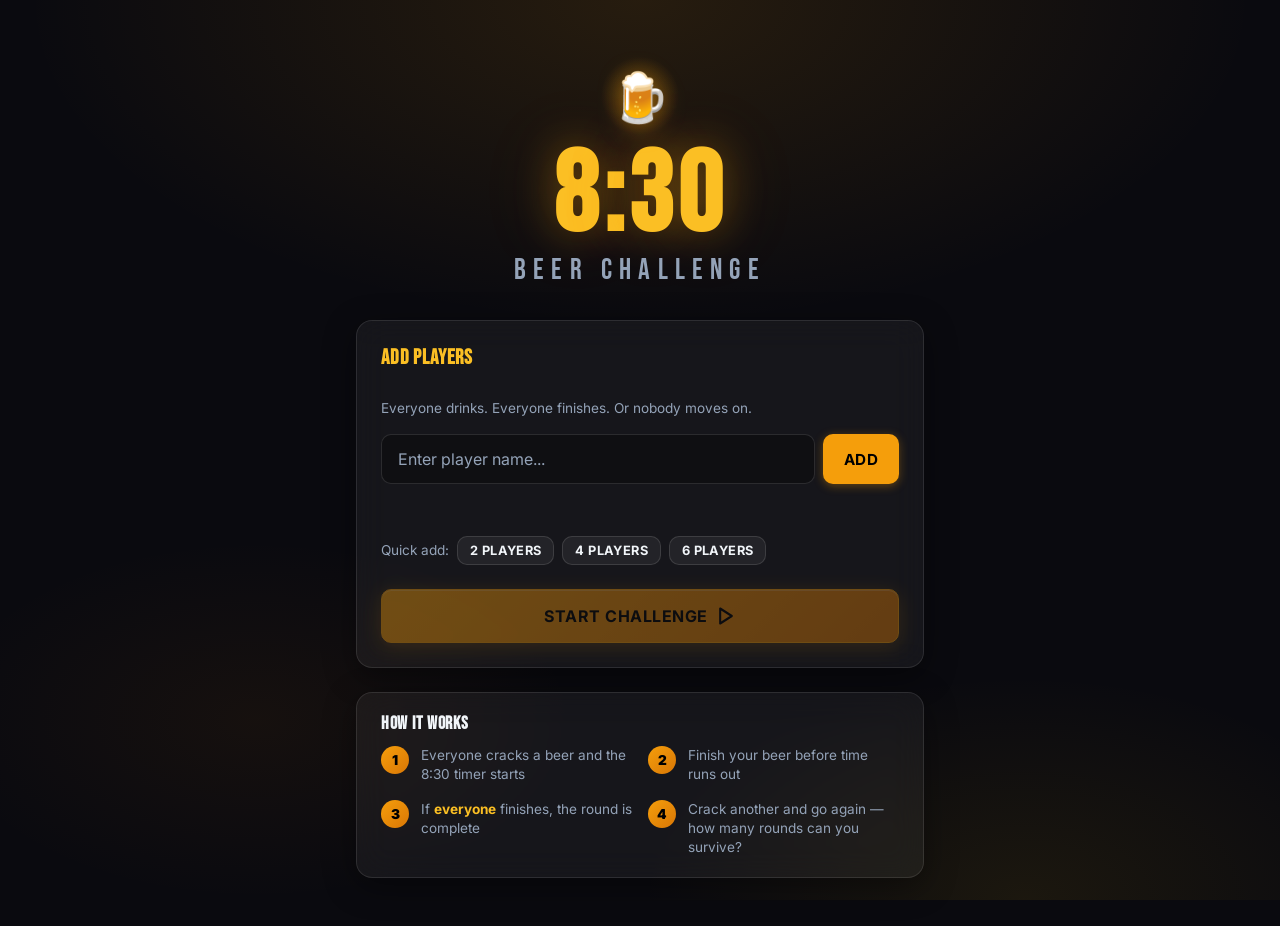
<file: beer-830-challenge/index.html>
<!doctype html>
<html lang="en">
<head>
  <meta charset="UTF-8" />
  <meta name="viewport" content="width=device-width, initial-scale=1.0" />
  <title>8:30 Beer Challenge</title>
  <link rel="preconnect" href="https://fonts.googleapis.com" />
  <link rel="preconnect" href="https://fonts.gstatic.com" crossorigin />
  <link href="https://fonts.googleapis.com/css2?family=Bebas+Neue&family=Inter:wght@400;600;700;900&display=swap" rel="stylesheet" />
  <link rel="stylesheet" href="styles.css" />
</head>
<body>

  <!-- Animated background layers -->
  <div class="bg-gradient"></div>
  <canvas id="bubbleCanvas" class="bubble-canvas"></canvas>

  <!-- Confetti canvas (hidden until celebration) -->
  <canvas id="confettiCanvas" class="confetti-canvas"></canvas>

  <!-- ========== SCREEN: SETUP ========== -->
  <div id="setupScreen" class="screen active">
    <div class="logo-section">
      <div class="beer-icon-wrap">
        <div class="beer-icon">🍺</div>
      </div>
      <h1 class="logo-title">8<span class="colon-blink">:</span>30</h1>
      <p class="logo-sub">BEER CHALLENGE</p>
    </div>

    <div class="glass-card setup-card">
      <h2>Add Players</h2>
      <p class="hint">Everyone drinks. Everyone finishes. Or nobody moves on.</p>

      <div class="player-input-row">
        <input type="text" id="playerNameInput" placeholder="Enter player name..." maxlength="20" autocomplete="off" />
        <button id="addPlayerBtn" class="btn btn-amber">Add</button>
      </div>

      <div id="playerList" class="player-chips"></div>

      <div class="quick-add">
        <span class="hint">Quick add:</span>
        <button class="btn btn-ghost btn-sm" data-quick="2">2 Players</button>
        <button class="btn btn-ghost btn-sm" data-quick="4">4 Players</button>
        <button class="btn btn-ghost btn-sm" data-quick="6">6 Players</button>
      </div>

      <button id="startGameBtn" class="btn btn-primary btn-lg" disabled>
        <span>Start Challenge</span>
        <svg width="20" height="20" viewBox="0 0 24 24" fill="none" stroke="currentColor" stroke-width="2.5" stroke-linecap="round" stroke-linejoin="round"><polygon points="5 3 19 12 5 21 5 3"/></svg>
      </button>
    </div>

    <div class="rules-card glass-card">
      <h3>How It Works</h3>
      <div class="rules-grid">
        <div class="rule">
          <div class="rule-num">1</div>
          <p>Everyone cracks a beer and the 8:30 timer starts</p>
        </div>
        <div class="rule">
          <div class="rule-num">2</div>
          <p>Finish your beer before time runs out</p>
        </div>
        <div class="rule">
          <div class="rule-num">3</div>
          <p>If <strong>everyone</strong> finishes, the round is complete</p>
        </div>
        <div class="rule">
          <div class="rule-num">4</div>
          <p>Crack another and go again — how many rounds can you survive?</p>
        </div>
      </div>
    </div>
  </div>

  <!-- ========== SCREEN: GAME ========== -->
  <div id="gameScreen" class="screen">
    <header class="game-header">
      <div class="header-left">
        <span class="round-badge" id="roundBadge">ROUND 1</span>
      </div>
      <h1 class="header-title">8<span class="colon-blink">:</span>30</h1>
      <button id="menuBtn" class="btn btn-ghost btn-icon" title="Menu">
        <svg width="22" height="22" viewBox="0 0 24 24" fill="none" stroke="currentColor" stroke-width="2" stroke-linecap="round"><line x1="3" y1="6" x2="21" y2="6"/><line x1="3" y1="12" x2="21" y2="12"/><line x1="3" y1="18" x2="21" y2="18"/></svg>
      </button>
    </header>

    <!-- Timer Section -->
    <div class="timer-section">
      <div class="timer-ring-wrap">
        <svg class="timer-ring" viewBox="0 0 200 200">
          <circle class="timer-ring-bg" cx="100" cy="100" r="90" />
          <circle class="timer-ring-progress" id="timerRingProgress" cx="100" cy="100" r="90" />
        </svg>
        <div class="timer-inner">
          <div class="timer-display" id="timerDisplay">08:30</div>
          <div class="timer-label" id="timerLabel">TAP TO START</div>
        </div>
      </div>
    </div>

    <!-- Beer Glass Fill Visual -->
    <div class="beer-glass-section">
      <div class="beer-glass">
        <div class="beer-fill" id="beerFill">
          <div class="beer-foam"></div>
          <div class="beer-liquid"></div>
        </div>
        <div class="glass-shine"></div>
      </div>
      <p class="beer-label" id="beerLabel">Full beer — ready to drink!</p>
    </div>

    <!-- Controls -->
    <div class="controls-row">
      <button id="startPauseBtn" class="btn btn-primary btn-lg">
        <svg class="icon-play" width="22" height="22" viewBox="0 0 24 24" fill="none" stroke="currentColor" stroke-width="2.5" stroke-linecap="round" stroke-linejoin="round"><polygon points="5 3 19 12 5 21 5 3"/></svg>
        <svg class="icon-pause" width="22" height="22" viewBox="0 0 24 24" fill="none" stroke="currentColor" stroke-width="2.5" stroke-linecap="round"><line x1="6" y1="4" x2="6" y2="20"/><line x1="18" y1="4" x2="18" y2="20"/></svg>
        <span id="startPauseText">Start</span>
      </button>
      <button id="resetBtn" class="btn btn-ghost btn-lg">Reset</button>
    </div>

    <!-- Players Grid -->
    <div class="glass-card players-card">
      <h2>Players <span id="survivorCount" class="survivor-count"></span></h2>
      <div id="playersGrid" class="players-grid"></div>
    </div>

    <!-- Round Complete Button -->
    <button id="roundCompleteBtn" class="btn btn-success btn-xl round-complete-btn">
      <span>Everyone Finished! Next Round</span>
      <svg width="24" height="24" viewBox="0 0 24 24" fill="none" stroke="currentColor" stroke-width="2.5" stroke-linecap="round" stroke-linejoin="round"><polyline points="20 6 9 17 4 12"/></svg>
    </button>

    <!-- History -->
    <div class="glass-card history-card">
      <h2>Round History</h2>
      <div id="historyList" class="history-list">
        <p class="hint">No rounds completed yet. Let's go!</p>
      </div>
    </div>
  </div>

  <!-- ========== SCREEN: GAME OVER ========== -->
  <div id="gameOverScreen" class="screen">
    <div class="game-over-content">
      <div class="trophy">🏆</div>
      <h1 class="game-over-title">Challenge Complete!</h1>
      <div class="final-stats glass-card">
        <div class="stat-big">
          <span class="stat-number" id="finalRounds">0</span>
          <span class="stat-label">Rounds Survived</span>
        </div>
        <div class="stat-big">
          <span class="stat-number" id="finalBeers">0</span>
          <span class="stat-label">Total Beers</span>
        </div>
        <div class="stat-big">
          <span class="stat-number" id="finalTime">0:00</span>
          <span class="stat-label">Total Time</span>
        </div>
      </div>
      <div id="finalPlayerStats" class="final-player-stats"></div>
      <div class="game-over-actions">
        <button id="playAgainBtn" class="btn btn-primary btn-lg">Play Again</button>
        <button id="newPlayersBtn" class="btn btn-ghost btn-lg">New Players</button>
      </div>
    </div>
  </div>

  <!-- ========== MENU OVERLAY ========== -->
  <div id="menuOverlay" class="overlay">
    <div class="overlay-content glass-card">
      <h2>Menu</h2>
      <button id="endGameBtn" class="btn btn-danger btn-lg btn-full">End Challenge</button>
      <button id="resetGameBtn" class="btn btn-ghost btn-lg btn-full">Reset Current Round</button>
      <button id="closeMenuBtn" class="btn btn-ghost btn-lg btn-full">Close</button>
    </div>
  </div>

  <script src="script.js"></script>
</body>
</html>
</file>
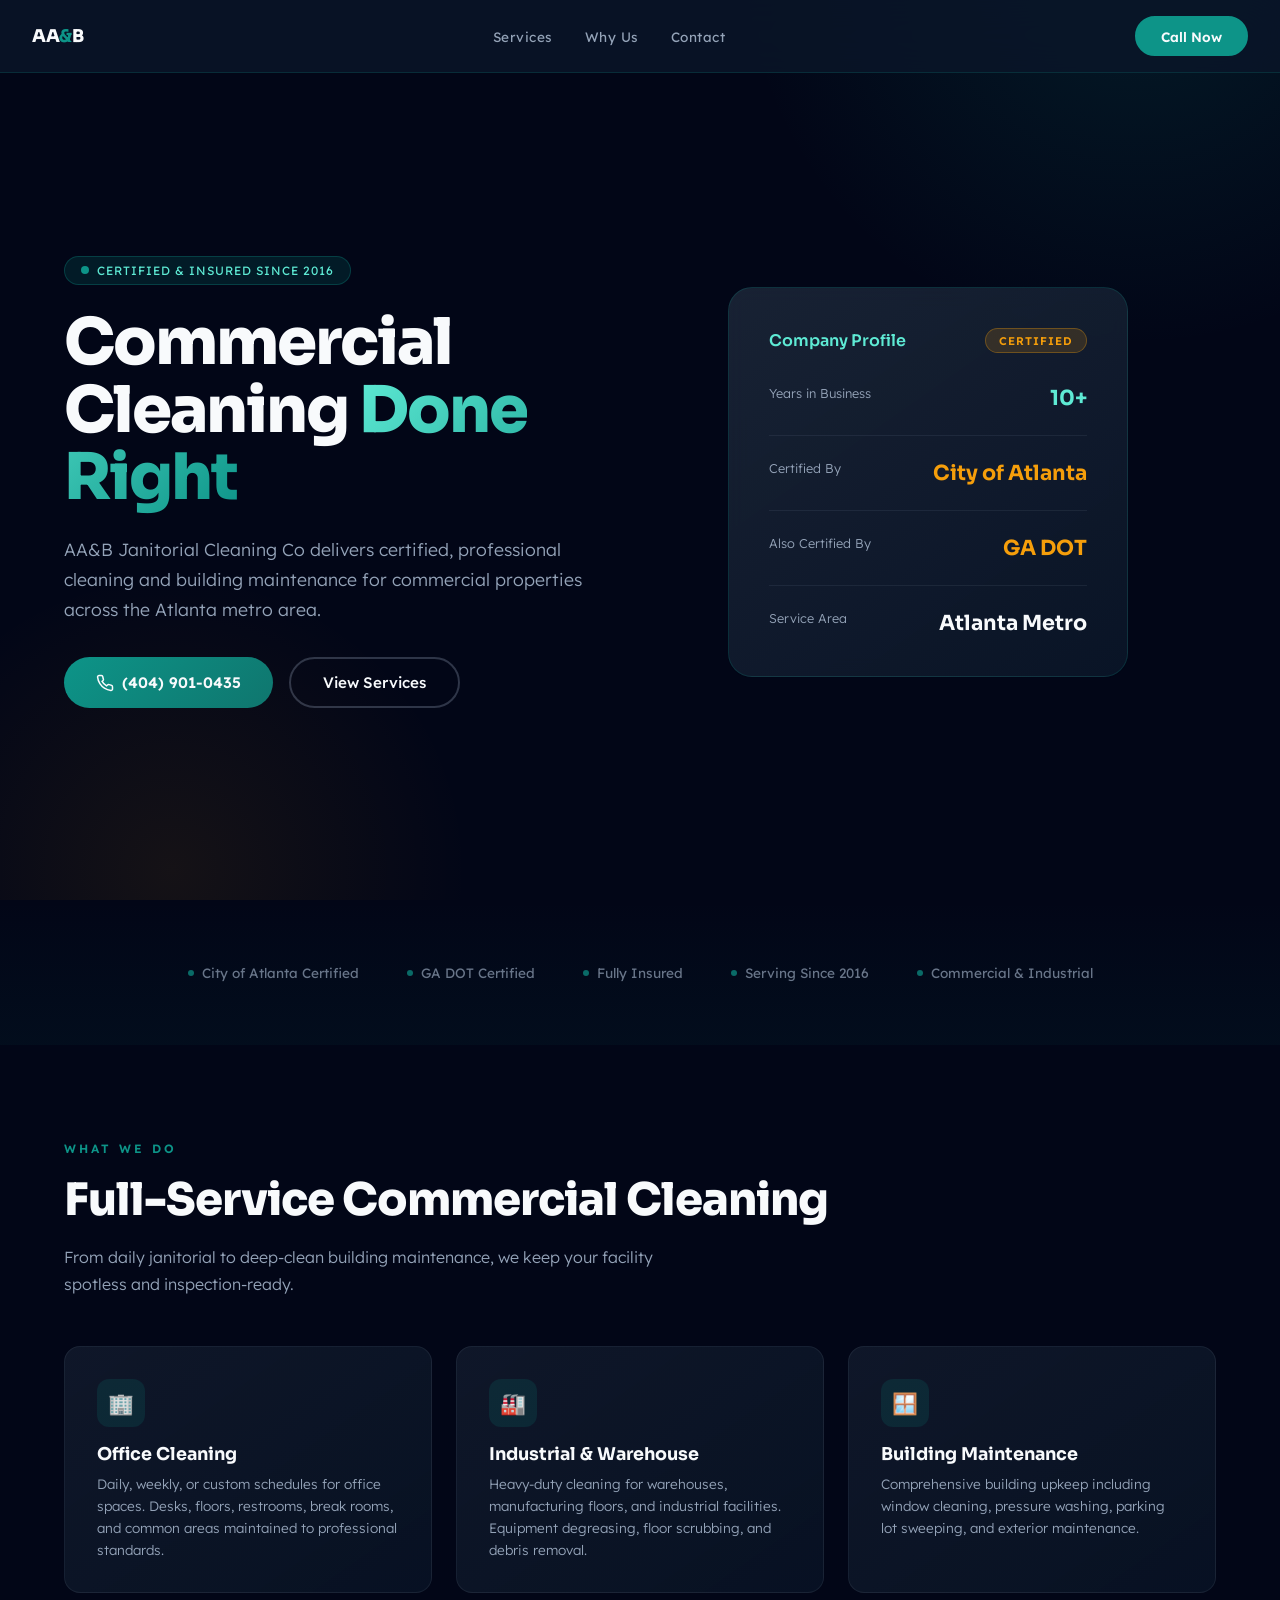
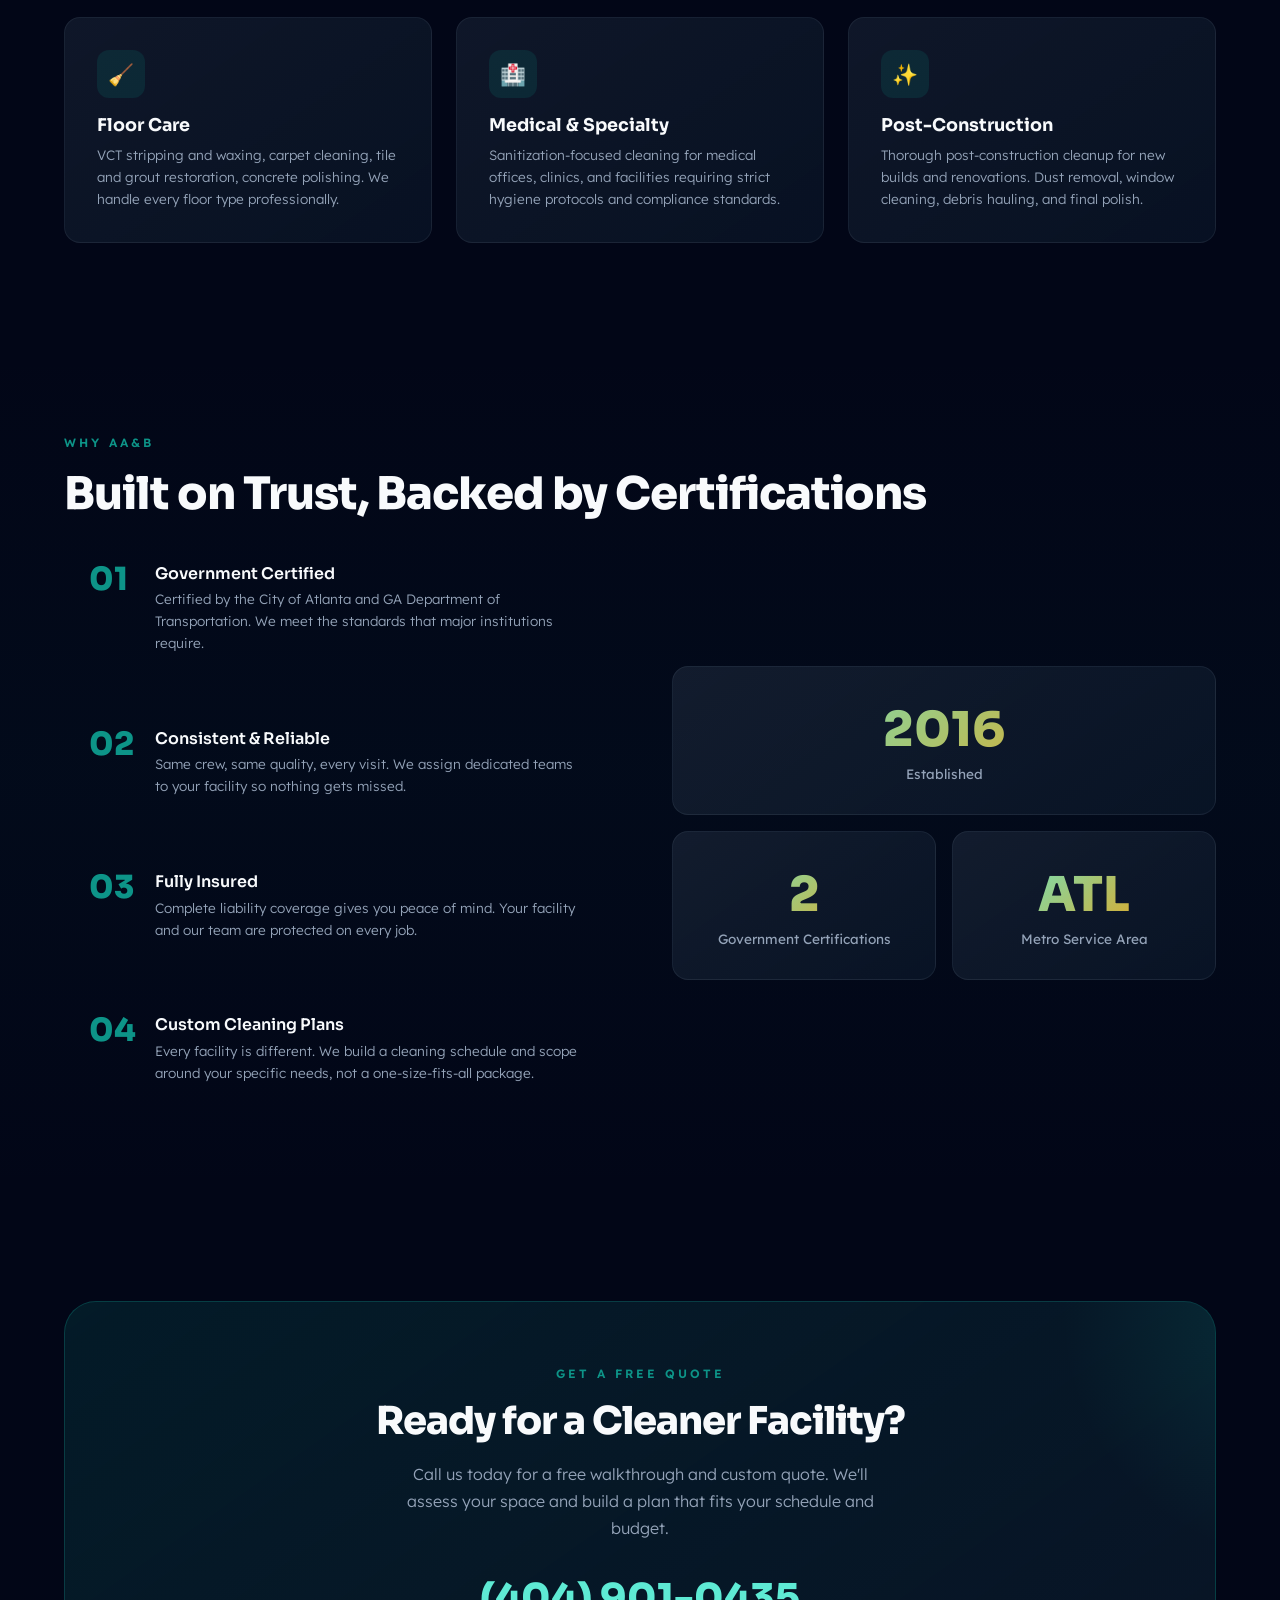
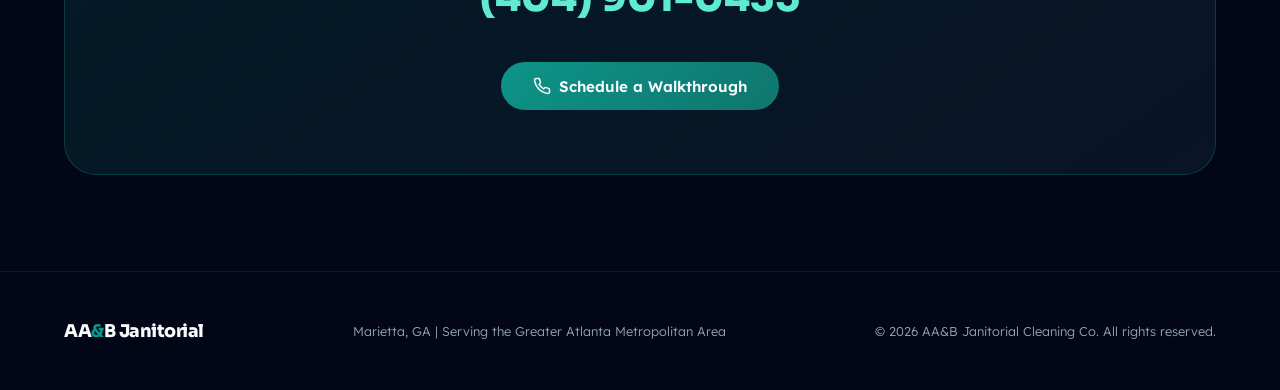
<file: WEBSITES/aab-janitorial/index.html>
<!DOCTYPE html>
<html lang="en">
<head>
<meta charset="UTF-8">
<meta name="viewport" content="width=device-width, initial-scale=1.0">
<title>AA&B Janitorial Cleaning Co | Certified Commercial Cleaning | Marietta, GA</title>
<link rel="preconnect" href="https://fonts.googleapis.com">
<link href="https://fonts.googleapis.com/css2?family=Sora:wght@300;400;600;700;800&family=Lexend:wght@300;400;500;600&display=swap" rel="stylesheet">
<style>
*{margin:0;padding:0;box-sizing:border-box}
:root{
  --navy:#0a1628;--teal:#0d9488;--teal-light:#5eead4;--gold:#f59e0b;
  --slate:#1e293b;--gray:#94a3b8;--white:#f8fafc;--bg:#020617;
}
html{scroll-behavior:smooth}
body{font-family:'Lexend',sans-serif;background:var(--bg);color:var(--white);overflow-x:hidden}
h1,h2,h3,h4{font-family:'Sora',sans-serif}

/* NAV */
nav{position:fixed;top:0;width:100%;z-index:100;padding:1rem 2rem;display:flex;justify-content:space-between;align-items:center;backdrop-filter:blur(20px);background:rgba(10,22,40,0.85);border-bottom:1px solid rgba(13,148,136,0.2);transition:all .3s}
.nav-logo{font-family:'Sora',sans-serif;font-weight:800;font-size:1.1rem;letter-spacing:-0.5px}
.nav-logo span{color:var(--teal)}
.nav-links{display:flex;gap:2rem;list-style:none}
.nav-links a{color:var(--gray);text-decoration:none;font-size:.85rem;font-weight:400;transition:color .3s;letter-spacing:.5px}
.nav-links a:hover{color:var(--teal-light)}
.nav-cta{background:var(--teal);color:var(--white);padding:.6rem 1.5rem;border-radius:50px;text-decoration:none;font-weight:600;font-size:.85rem;transition:all .3s;border:2px solid var(--teal)}
.nav-cta:hover{background:transparent;color:var(--teal-light)}
.nav-hamburger{display:none;flex-direction:column;gap:5px;cursor:pointer;background:none;border:none;padding:.5rem}
.nav-hamburger span{width:24px;height:2px;background:var(--gray);border-radius:2px;transition:all .3s}
.nav-hamburger.active span:nth-child(1){transform:rotate(45deg) translate(5px,5px)}
.nav-hamburger.active span:nth-child(2){opacity:0}
.nav-hamburger.active span:nth-child(3){transform:rotate(-45deg) translate(5px,-5px)}

/* HERO */
.hero{min-height:100vh;display:grid;grid-template-columns:1fr 1fr;align-items:center;padding:8rem 5% 4rem;position:relative;overflow:hidden}
.hero::before{content:'';position:absolute;top:-50%;right:-20%;width:800px;height:800px;background:radial-gradient(circle,rgba(13,148,136,0.15),transparent 70%);border-radius:50%;pointer-events:none}
.hero::after{content:'';position:absolute;bottom:-30%;left:-10%;width:600px;height:600px;background:radial-gradient(circle,rgba(245,158,11,0.08),transparent 70%);border-radius:50%;pointer-events:none}
.hero-text{position:relative;z-index:2}
.hero-badge{display:inline-flex;align-items:center;gap:.5rem;background:rgba(13,148,136,0.15);border:1px solid rgba(13,148,136,0.3);padding:.4rem 1rem;border-radius:50px;font-size:.75rem;color:var(--teal-light);margin-bottom:1.5rem;letter-spacing:1px;text-transform:uppercase}
.hero-badge::before{content:'';width:8px;height:8px;background:var(--teal);border-radius:50%;animation:pulse 2s infinite}
@keyframes pulse{0%,100%{opacity:1}50%{opacity:.3}}
.hero h1{font-size:clamp(2.5rem,5vw,4.5rem);line-height:1.05;font-weight:800;letter-spacing:-2px;margin-bottom:1.5rem}
.hero h1 .highlight{background:linear-gradient(135deg,var(--teal-light),var(--teal));-webkit-background-clip:text;-webkit-text-fill-color:transparent}
.hero-sub{font-size:1.1rem;color:var(--gray);line-height:1.7;max-width:520px;margin-bottom:2rem;font-weight:300}
.hero-actions{display:flex;gap:1rem;flex-wrap:wrap}
.btn-primary{background:linear-gradient(135deg,var(--teal),#0f766e);color:var(--white);padding:.9rem 2rem;border-radius:50px;text-decoration:none;font-weight:600;font-size:.95rem;transition:all .3s;display:inline-flex;align-items:center;gap:.5rem;border:none;cursor:pointer}
.btn-primary:hover{transform:translateY(-2px);box-shadow:0 8px 30px rgba(13,148,136,0.4)}
.btn-secondary{background:transparent;color:var(--white);padding:.9rem 2rem;border-radius:50px;text-decoration:none;font-weight:500;font-size:.95rem;border:2px solid rgba(148,163,184,0.3);transition:all .3s}
.btn-secondary:hover{border-color:var(--teal);color:var(--teal-light)}
.hero-visual{position:relative;z-index:2;display:flex;justify-content:center;align-items:center}
.hero-card{background:linear-gradient(145deg,rgba(30,41,59,0.8),rgba(10,22,40,0.9));border:1px solid rgba(13,148,136,0.2);border-radius:24px;padding:2.5rem;width:400px;backdrop-filter:blur(10px)}
.hero-card-header{display:flex;justify-content:space-between;align-items:center;margin-bottom:2rem}
.hero-card-title{font-family:'Sora',sans-serif;font-size:1rem;font-weight:600;color:var(--teal-light)}
.cert-badge{background:rgba(245,158,11,0.15);border:1px solid rgba(245,158,11,0.3);padding:.3rem .8rem;border-radius:50px;font-size:.7rem;color:var(--gold);font-weight:600;text-transform:uppercase;letter-spacing:1px}
.stat-row{display:flex;justify-content:space-between;margin-bottom:1.5rem;padding-bottom:1.5rem;border-bottom:1px solid rgba(148,163,184,0.1)}
.stat-row:last-child{border-bottom:none;margin-bottom:0;padding-bottom:0}
.stat-label{color:var(--gray);font-size:.8rem;font-weight:300}
.stat-value{font-family:'Sora',sans-serif;font-weight:700;font-size:1.3rem}
.stat-value.teal{color:var(--teal-light)}
.stat-value.gold{color:var(--gold)}

/* CERTIFICATIONS */
.certs{padding:4rem 5%;background:linear-gradient(180deg,transparent,rgba(13,148,136,0.05))}
.certs-inner{display:flex;justify-content:center;align-items:center;gap:3rem;flex-wrap:wrap;opacity:.7}
.cert-item{display:flex;align-items:center;gap:.5rem;color:var(--gray);font-size:.85rem;font-weight:400}
.cert-dot{width:6px;height:6px;background:var(--teal);border-radius:50%}

/* SERVICES */
.services{padding:6rem 5%}
.section-label{font-size:.75rem;letter-spacing:3px;text-transform:uppercase;color:var(--teal);font-weight:600;margin-bottom:1rem}
.section-title{font-size:clamp(2rem,3.5vw,3rem);font-weight:800;letter-spacing:-1px;margin-bottom:1rem}
.section-sub{color:var(--gray);font-size:1rem;max-width:600px;margin-bottom:3rem;font-weight:300;line-height:1.7}
.services-grid{display:grid;grid-template-columns:repeat(auto-fit,minmax(300px,1fr));gap:1.5rem}
.service-card{background:linear-gradient(145deg,rgba(30,41,59,0.5),rgba(10,22,40,0.7));border:1px solid rgba(148,163,184,0.1);border-radius:16px;padding:2rem;transition:all .4s;position:relative;overflow:hidden}
.service-card::before{content:'';position:absolute;top:0;left:0;right:0;height:3px;background:linear-gradient(90deg,var(--teal),var(--teal-light));transform:scaleX(0);transform-origin:left;transition:transform .4s}
.service-card:hover::before{transform:scaleX(1)}
.service-card:hover{border-color:rgba(13,148,136,0.3);transform:translateY(-4px)}
.service-icon{width:48px;height:48px;background:rgba(13,148,136,0.15);border-radius:12px;display:flex;align-items:center;justify-content:center;font-size:1.3rem;margin-bottom:1rem}
.service-card h3{font-size:1.1rem;font-weight:700;margin-bottom:.5rem}
.service-card p{color:var(--gray);font-size:.85rem;line-height:1.6;font-weight:300}

/* WHY US */
.why{padding:6rem 5%;background:linear-gradient(180deg,transparent,rgba(13,148,136,0.03),transparent)}
.why-grid{display:grid;grid-template-columns:1fr 1fr;gap:4rem;align-items:center}
.why-features{display:flex;flex-direction:column;gap:1.5rem}
.why-feature{display:flex;gap:1rem;padding:1.5rem;border-radius:16px;transition:all .3s;border:1px solid transparent}
.why-feature:hover{background:rgba(30,41,59,0.5);border-color:rgba(13,148,136,0.2)}
.why-num{font-family:'Sora',sans-serif;font-size:2rem;font-weight:800;color:var(--teal);line-height:1;min-width:50px}
.why-feature h4{font-size:1rem;font-weight:600;margin-bottom:.3rem}
.why-feature p{color:var(--gray);font-size:.85rem;line-height:1.6;font-weight:300}
.why-visual{display:flex;flex-direction:column;gap:1rem}
.why-stat-card{background:linear-gradient(145deg,rgba(30,41,59,0.6),rgba(10,22,40,0.8));border:1px solid rgba(148,163,184,0.1);border-radius:16px;padding:2rem;text-align:center}
.why-stat-num{font-family:'Sora',sans-serif;font-size:3rem;font-weight:800;background:linear-gradient(135deg,var(--teal-light),var(--gold));-webkit-background-clip:text;-webkit-text-fill-color:transparent}
.why-stat-label{color:var(--gray);font-size:.85rem;margin-top:.3rem}

/* CTA */
.cta{padding:6rem 5%;text-align:center}
.cta-box{background:linear-gradient(145deg,rgba(13,148,136,0.15),rgba(10,22,40,0.9));border:1px solid rgba(13,148,136,0.3);border-radius:32px;padding:4rem 3rem;position:relative;overflow:hidden}
.cta-box::before{content:'';position:absolute;top:-50%;right:-30%;width:500px;height:500px;background:radial-gradient(circle,rgba(13,148,136,0.2),transparent 70%);pointer-events:none}
.cta h2{font-size:clamp(1.8rem,3vw,2.8rem);font-weight:800;letter-spacing:-1px;margin-bottom:1rem;position:relative;z-index:2}
.cta p{color:var(--gray);font-size:1rem;max-width:500px;margin:0 auto 2rem;font-weight:300;line-height:1.7;position:relative;z-index:2}
.cta-phone{font-family:'Sora',sans-serif;font-size:clamp(1.5rem,3vw,2.5rem);font-weight:800;color:var(--teal-light);text-decoration:none;display:inline-block;margin-bottom:1.5rem;position:relative;z-index:2;transition:all .3s}
.cta-phone:hover{color:var(--gold);transform:scale(1.05)}

/* FOOTER */
footer{padding:3rem 5%;border-top:1px solid rgba(148,163,184,0.1);display:flex;justify-content:space-between;align-items:center;flex-wrap:wrap;gap:1rem}
footer p{color:var(--gray);font-size:.8rem;font-weight:300}

/* MOBILE */
@media(max-width:768px){
  .hero{grid-template-columns:1fr;gap:3rem;padding:7rem 5% 3rem}
  .hero-card{width:100%;max-width:400px}
  .nav-hamburger{display:flex}
  .nav-links{display:none;position:absolute;top:100%;left:0;width:100%;background:rgba(10,22,40,0.95);backdrop-filter:blur(20px);flex-direction:column;padding:1.5rem 2rem;gap:1rem;border-bottom:1px solid rgba(13,148,136,0.2)}
  .nav-links.open{display:flex}
  .why-grid{grid-template-columns:1fr;gap:2rem}
  .services-grid{grid-template-columns:1fr}
  .cta-box{padding:3rem 1.5rem}
  footer{flex-direction:column;text-align:center}
}

/* ANIMATIONS */
.fade-up{opacity:0;transform:translateY(30px);transition:all .6s ease-out}
.fade-up.visible{opacity:1;transform:translateY(0)}
</style>
</head>
<body>

<nav>
  <div class="nav-logo">AA<span>&</span>B</div>
  <ul class="nav-links">
    <li><a href="#services">Services</a></li>
    <li><a href="#why">Why Us</a></li>
    <li><a href="#contact">Contact</a></li>
  </ul>
  <button class="nav-hamburger" onclick="document.querySelector('.nav-links').classList.toggle('open');this.classList.toggle('active')" aria-label="Menu">
    <span></span><span></span><span></span>
  </button>
  <a href="tel:4049010435" class="nav-cta">Call Now</a>
</nav>

<section class="hero">
  <div class="hero-text">
    <div class="hero-badge">Certified & Insured Since 2016</div>
    <h1>Commercial Cleaning <span class="highlight">Done Right</span></h1>
    <p class="hero-sub">AA&B Janitorial Cleaning Co delivers certified, professional cleaning and building maintenance for commercial properties across the Atlanta metro area.</p>
    <div class="hero-actions">
      <a href="tel:4049010435" class="btn-primary">
        <svg width="18" height="18" fill="none" stroke="currentColor" stroke-width="2" viewBox="0 0 24 24"><path d="M22 16.92v3a2 2 0 01-2.18 2 19.79 19.79 0 01-8.63-3.07 19.5 19.5 0 01-6-6 19.79 19.79 0 01-3.07-8.67A2 2 0 014.11 2h3a2 2 0 012 1.72c.127.96.361 1.903.7 2.81a2 2 0 01-.45 2.11L8.09 9.91a16 16 0 006 6l1.27-1.27a2 2 0 012.11-.45c.907.339 1.85.573 2.81.7A2 2 0 0122 16.92z"/></svg>
        (404) 901-0435
      </a>
      <a href="#services" class="btn-secondary">View Services</a>
    </div>
  </div>
  <div class="hero-visual">
    <div class="hero-card">
      <div class="hero-card-header">
        <span class="hero-card-title">Company Profile</span>
        <span class="cert-badge">Certified</span>
      </div>
      <div class="stat-row">
        <span class="stat-label">Years in Business</span>
        <span class="stat-value teal">10+</span>
      </div>
      <div class="stat-row">
        <span class="stat-label">Certified By</span>
        <span class="stat-value gold">City of Atlanta</span>
      </div>
      <div class="stat-row">
        <span class="stat-label">Also Certified By</span>
        <span class="stat-value gold">GA DOT</span>
      </div>
      <div class="stat-row">
        <span class="stat-label">Service Area</span>
        <span class="stat-value">Atlanta Metro</span>
      </div>
    </div>
  </div>
</section>

<section class="certs">
  <div class="certs-inner">
    <div class="cert-item"><span class="cert-dot"></span>City of Atlanta Certified</div>
    <div class="cert-item"><span class="cert-dot"></span>GA DOT Certified</div>
    <div class="cert-item"><span class="cert-dot"></span>Fully Insured</div>
    <div class="cert-item"><span class="cert-dot"></span>Serving Since 2016</div>
    <div class="cert-item"><span class="cert-dot"></span>Commercial & Industrial</div>
  </div>
</section>

<section class="services" id="services">
  <div class="section-label fade-up">What We Do</div>
  <h2 class="section-title fade-up">Full-Service Commercial Cleaning</h2>
  <p class="section-sub fade-up">From daily janitorial to deep-clean building maintenance, we keep your facility spotless and inspection-ready.</p>

  <div class="services-grid">
    <div class="service-card fade-up">
      <div class="service-icon">🏢</div>
      <h3>Office Cleaning</h3>
      <p>Daily, weekly, or custom schedules for office spaces. Desks, floors, restrooms, break rooms, and common areas maintained to professional standards.</p>
    </div>
    <div class="service-card fade-up">
      <div class="service-icon">🏭</div>
      <h3>Industrial & Warehouse</h3>
      <p>Heavy-duty cleaning for warehouses, manufacturing floors, and industrial facilities. Equipment degreasing, floor scrubbing, and debris removal.</p>
    </div>
    <div class="service-card fade-up">
      <div class="service-icon">🪟</div>
      <h3>Building Maintenance</h3>
      <p>Comprehensive building upkeep including window cleaning, pressure washing, parking lot sweeping, and exterior maintenance.</p>
    </div>
    <div class="service-card fade-up">
      <div class="service-icon">🧹</div>
      <h3>Floor Care</h3>
      <p>VCT stripping and waxing, carpet cleaning, tile and grout restoration, concrete polishing. We handle every floor type professionally.</p>
    </div>
    <div class="service-card fade-up">
      <div class="service-icon">🏥</div>
      <h3>Medical & Specialty</h3>
      <p>Sanitization-focused cleaning for medical offices, clinics, and facilities requiring strict hygiene protocols and compliance standards.</p>
    </div>
    <div class="service-card fade-up">
      <div class="service-icon">✨</div>
      <h3>Post-Construction</h3>
      <p>Thorough post-construction cleanup for new builds and renovations. Dust removal, window cleaning, debris hauling, and final polish.</p>
    </div>
  </div>
</section>

<section class="why" id="why">
  <div class="section-label fade-up">Why AA&B</div>
  <h2 class="section-title fade-up">Built on Trust, Backed by Certifications</h2>
  <div class="why-grid">
    <div class="why-features">
      <div class="why-feature fade-up">
        <span class="why-num">01</span>
        <div>
          <h4>Government Certified</h4>
          <p>Certified by the City of Atlanta and GA Department of Transportation. We meet the standards that major institutions require.</p>
        </div>
      </div>
      <div class="why-feature fade-up">
        <span class="why-num">02</span>
        <div>
          <h4>Consistent & Reliable</h4>
          <p>Same crew, same quality, every visit. We assign dedicated teams to your facility so nothing gets missed.</p>
        </div>
      </div>
      <div class="why-feature fade-up">
        <span class="why-num">03</span>
        <div>
          <h4>Fully Insured</h4>
          <p>Complete liability coverage gives you peace of mind. Your facility and our team are protected on every job.</p>
        </div>
      </div>
      <div class="why-feature fade-up">
        <span class="why-num">04</span>
        <div>
          <h4>Custom Cleaning Plans</h4>
          <p>Every facility is different. We build a cleaning schedule and scope around your specific needs, not a one-size-fits-all package.</p>
        </div>
      </div>
    </div>
    <div class="why-visual">
      <div class="why-stat-card fade-up">
        <div class="why-stat-num">2016</div>
        <div class="why-stat-label">Established</div>
      </div>
      <div style="display:grid;grid-template-columns:1fr 1fr;gap:1rem">
        <div class="why-stat-card fade-up">
          <div class="why-stat-num">2</div>
          <div class="why-stat-label">Government Certifications</div>
        </div>
        <div class="why-stat-card fade-up">
          <div class="why-stat-num">ATL</div>
          <div class="why-stat-label">Metro Service Area</div>
        </div>
      </div>
    </div>
  </div>
</section>

<section class="cta" id="contact">
  <div class="cta-box">
    <div class="section-label">Get a Free Quote</div>
    <h2>Ready for a Cleaner Facility?</h2>
    <p>Call us today for a free walkthrough and custom quote. We'll assess your space and build a plan that fits your schedule and budget.</p>
    <a href="tel:4049010435" class="cta-phone">(404) 901-0435</a>
    <br>
    <a href="tel:4049010435" class="btn-primary" style="margin-top:1rem">
      <svg width="18" height="18" fill="none" stroke="currentColor" stroke-width="2" viewBox="0 0 24 24"><path d="M22 16.92v3a2 2 0 01-2.18 2 19.79 19.79 0 01-8.63-3.07 19.5 19.5 0 01-6-6 19.79 19.79 0 01-3.07-8.67A2 2 0 014.11 2h3a2 2 0 012 1.72c.127.96.361 1.903.7 2.81a2 2 0 01-.45 2.11L8.09 9.91a16 16 0 006 6l1.27-1.27a2 2 0 012.11-.45c.907.339 1.85.573 2.81.7A2 2 0 0122 16.92z"/></svg>
      Schedule a Walkthrough
    </a>
  </div>
</section>

<footer>
  <div class="nav-logo">AA<span>&</span>B Janitorial</div>
  <p>Marietta, GA | Serving the Greater Atlanta Metropolitan Area</p>
  <p>&copy; 2026 AA&B Janitorial Cleaning Co. All rights reserved.</p>
</footer>

<script>
const obs = new IntersectionObserver((entries) => {
  entries.forEach(e => { if(e.isIntersecting){e.target.classList.add('visible');obs.unobserve(e.target)} });
}, {threshold:0.1});
document.querySelectorAll('.fade-up').forEach(el => obs.observe(el));
</script>
</body>
</html>
</file>
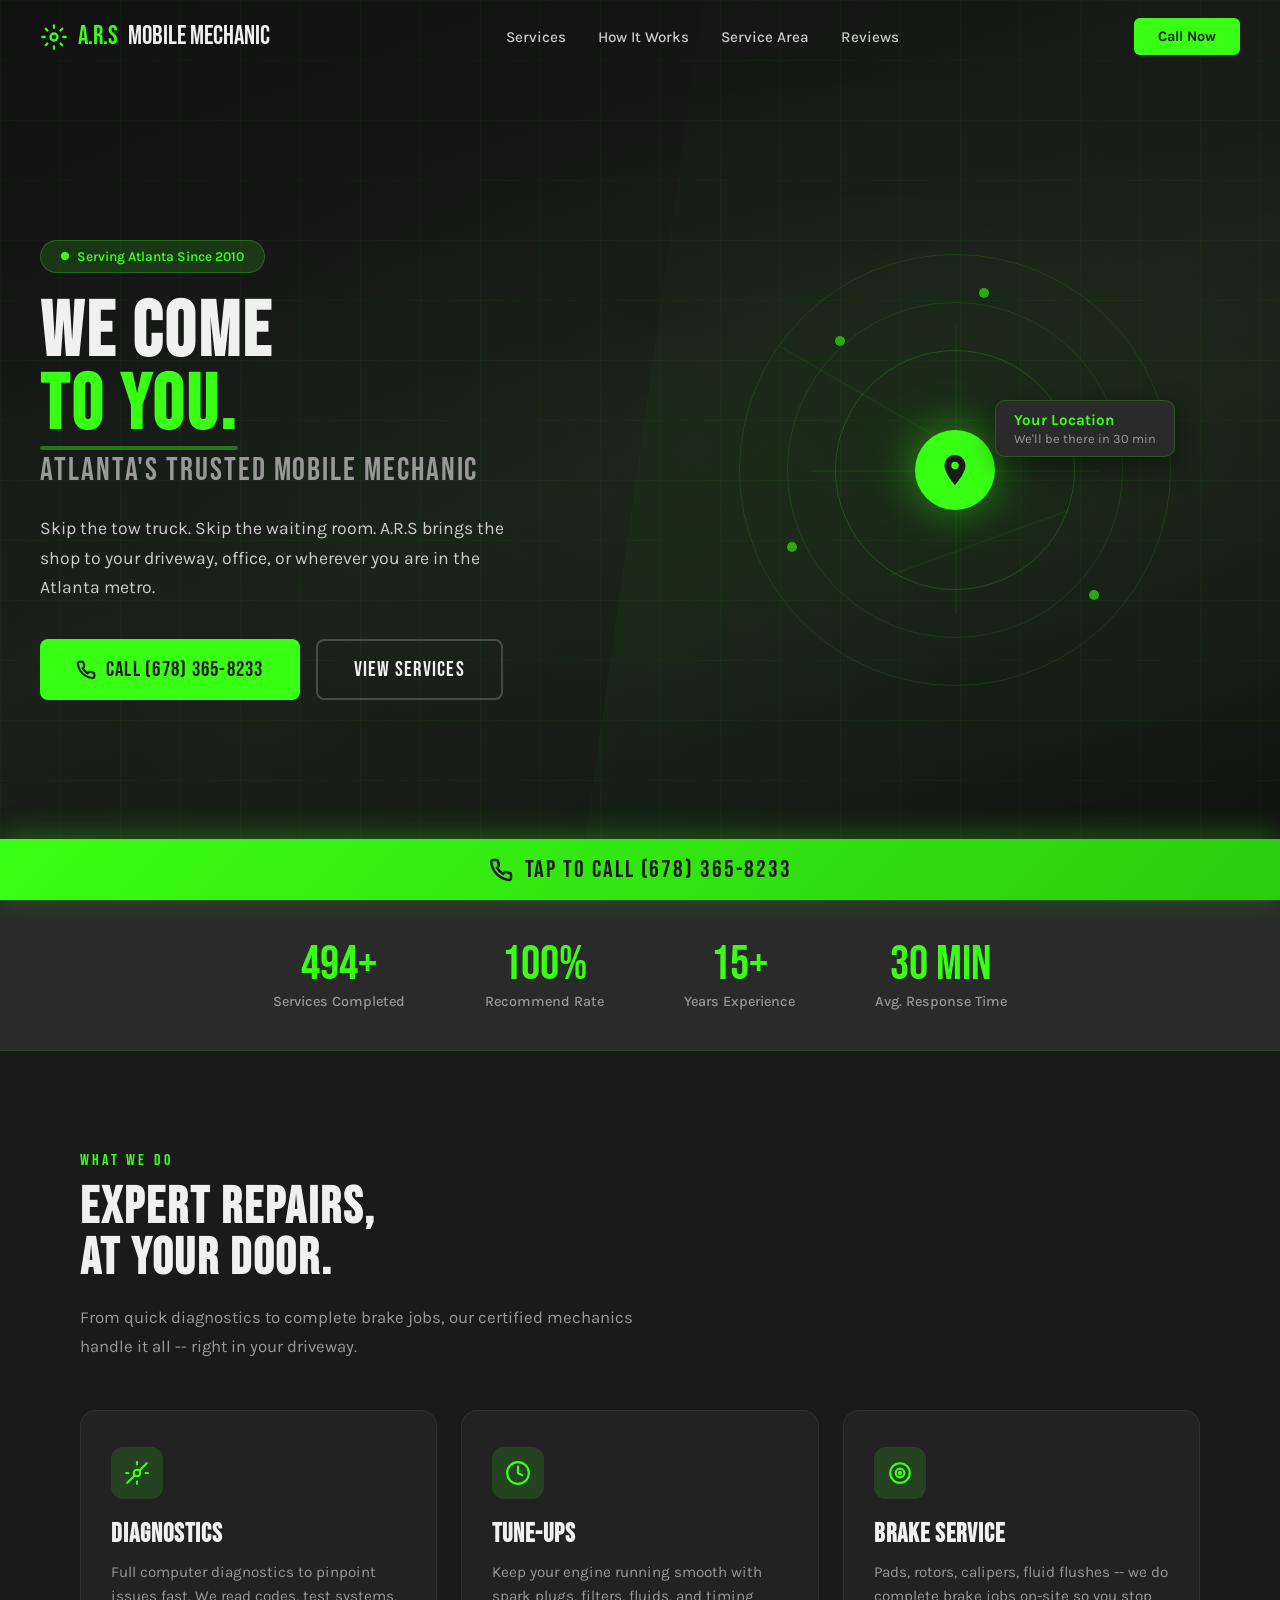
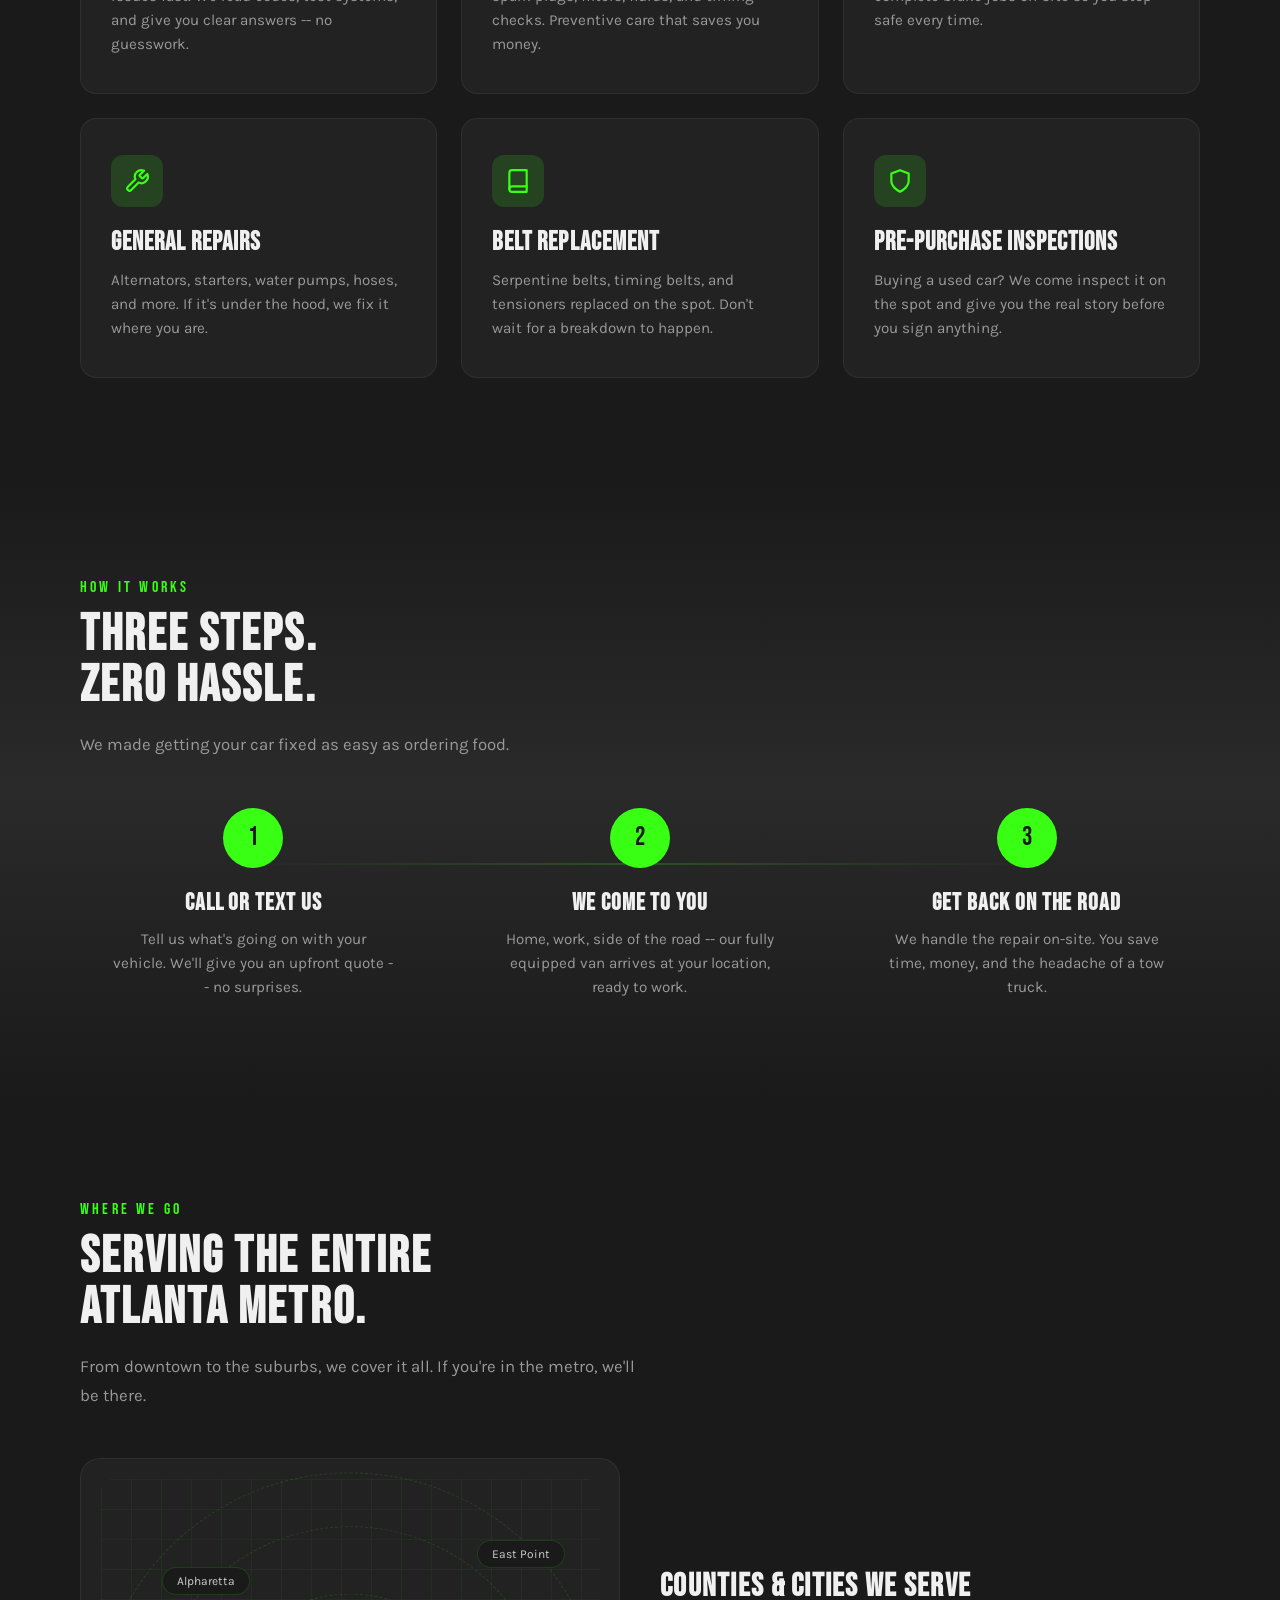
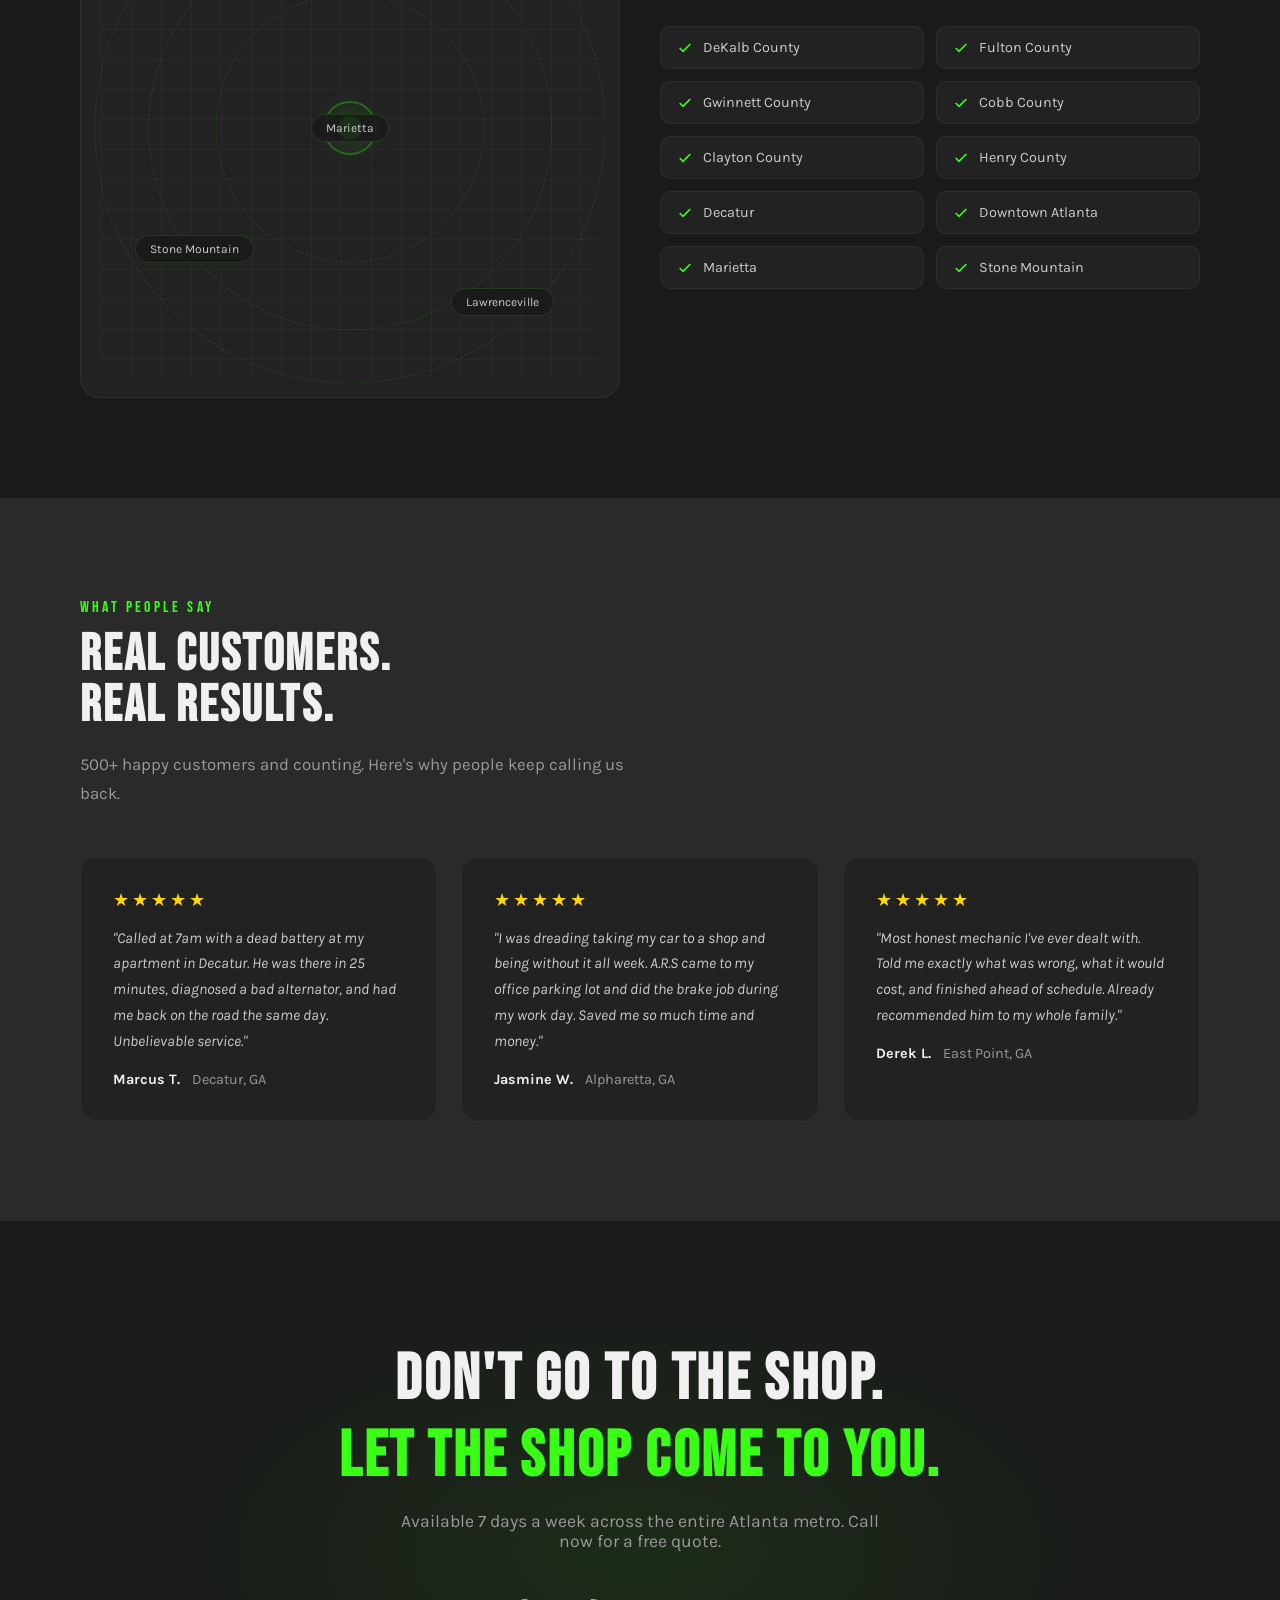
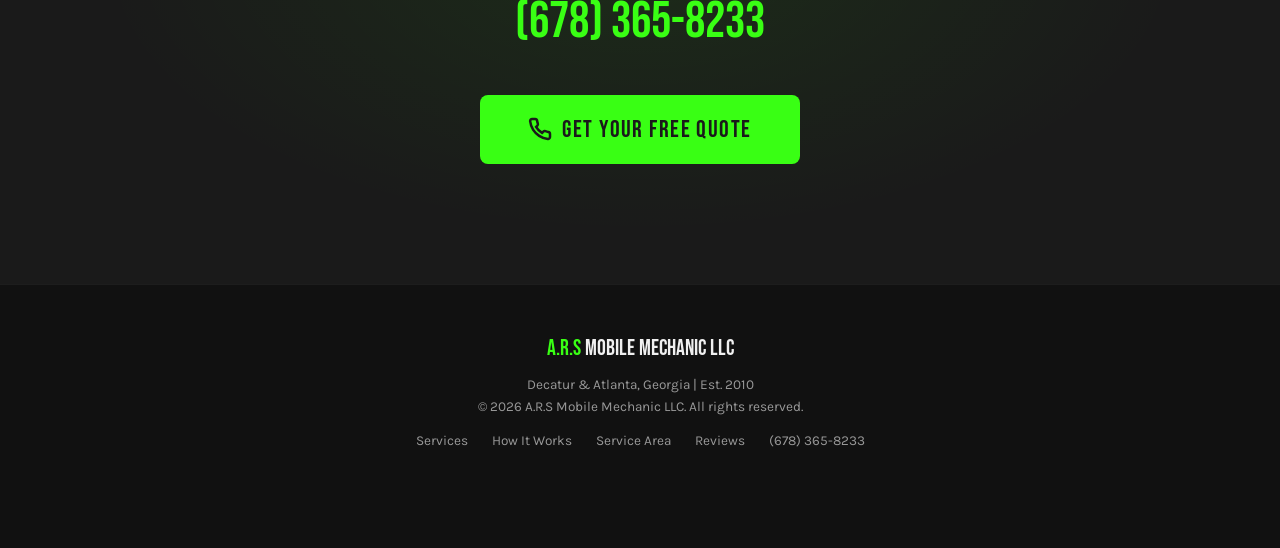
<file: WEBSITES/ars-mobile-mechanic/index.html>
<!DOCTYPE html>
<html lang="en">
<head>
<meta charset="UTF-8">
<meta name="viewport" content="width=device-width, initial-scale=1.0">
<title>A.R.S Mobile Mechanic LLC | We Come To You | Atlanta & Decatur, GA</title>
<meta name="description" content="A.R.S Mobile Mechanic LLC - Atlanta's trusted mobile mechanic since 2010. We come to YOU. Diagnostics, brakes, tune-ups & more. Call (678) 365-8233.">
<link rel="preconnect" href="https://fonts.googleapis.com">
<link rel="preconnect" href="https://fonts.gstatic.com" crossorigin>
<link href="https://fonts.googleapis.com/css2?family=Bebas+Neue&family=Karla:wght@300;400;500;600;700&display=swap" rel="stylesheet">
<style>
*, *::before, *::after { margin: 0; padding: 0; box-sizing: border-box; }

:root {
  --charcoal: #1a1a1a;
  --slate: #2a2a2a;
  --dark-card: #222222;
  --neon-green: #39FF14;
  --neon-green-dim: rgba(57, 255, 20, 0.15);
  --neon-green-glow: rgba(57, 255, 20, 0.4);
  --safety-yellow: #FFD700;
  --white: #f0f0f0;
  --gray: #999;
  --light-gray: #ccc;
}

html { scroll-behavior: smooth; }

body {
  font-family: 'Karla', sans-serif;
  background: var(--charcoal);
  color: var(--white);
  overflow-x: hidden;
  -webkit-font-smoothing: antialiased;
}

h1, h2, h3, h4, h5 {
  font-family: 'Bebas Neue', sans-serif;
  letter-spacing: 0.04em;
}

/* ─── STICKY CALL BAR ─── */
.call-bar {
  position: fixed;
  bottom: 0;
  left: 0;
  right: 0;
  z-index: 1000;
  background: linear-gradient(135deg, var(--neon-green), #2bcc0d);
  padding: 0;
  display: flex;
  align-items: center;
  justify-content: center;
  box-shadow: 0 -4px 30px rgba(57, 255, 20, 0.3);
}
.call-bar a {
  display: flex;
  align-items: center;
  justify-content: center;
  gap: 12px;
  width: 100%;
  padding: 16px;
  text-decoration: none;
  color: var(--charcoal);
  font-family: 'Bebas Neue', sans-serif;
  font-size: 1.5rem;
  letter-spacing: 0.08em;
}
.call-bar svg { width: 24px; height: 24px; }
.call-bar .pulse-ring {
  animation: pulse-ring 1.5s ease-out infinite;
}
@keyframes pulse-ring {
  0% { opacity: 1; transform: scale(1); }
  100% { opacity: 0; transform: scale(1.6); }
}

/* ─── NAV ─── */
nav {
  position: fixed;
  top: 0;
  left: 0;
  right: 0;
  z-index: 999;
  padding: 18px 40px;
  display: flex;
  align-items: center;
  justify-content: space-between;
  transition: background 0.4s, box-shadow 0.4s;
}
nav.scrolled {
  background: rgba(26, 26, 26, 0.95);
  backdrop-filter: blur(12px);
  box-shadow: 0 2px 20px rgba(0,0,0,0.5);
}
.nav-logo {
  font-family: 'Bebas Neue', sans-serif;
  font-size: 1.6rem;
  color: var(--neon-green);
  text-decoration: none;
  display: flex;
  align-items: center;
  gap: 10px;
}
.nav-logo span { color: var(--white); }
.nav-links { display: flex; gap: 32px; list-style: none; }
.nav-links a {
  color: var(--light-gray);
  text-decoration: none;
  font-weight: 500;
  font-size: 0.95rem;
  transition: color 0.3s;
  position: relative;
}
.nav-links a::after {
  content: '';
  position: absolute;
  bottom: -4px;
  left: 0;
  width: 0;
  height: 2px;
  background: var(--neon-green);
  transition: width 0.3s;
}
.nav-links a:hover { color: var(--neon-green); }
.nav-links a:hover::after { width: 100%; }
.nav-call-btn {
  background: var(--neon-green);
  color: var(--charcoal);
  padding: 10px 24px;
  border-radius: 6px;
  text-decoration: none;
  font-weight: 700;
  font-size: 0.9rem;
  transition: transform 0.2s, box-shadow 0.2s;
}
.nav-call-btn:hover {
  transform: translateY(-2px);
  box-shadow: 0 4px 20px var(--neon-green-glow);
}

/* ─── HAMBURGER ─── */
.hamburger { display: none; background: none; border: none; cursor: pointer; padding: 4px; }
.hamburger span {
  display: block; width: 28px; height: 3px; background: var(--white);
  margin: 5px 0; border-radius: 2px; transition: 0.3s;
}

/* ─── HERO ─── */
.hero {
  min-height: 100vh;
  display: flex;
  align-items: center;
  position: relative;
  overflow: hidden;
  padding: 120px 40px 80px;
}
.hero-bg {
  position: absolute;
  inset: 0;
  background:
    radial-gradient(ellipse at 70% 50%, rgba(57, 255, 20, 0.06) 0%, transparent 60%),
    radial-gradient(ellipse at 20% 80%, rgba(57, 255, 20, 0.04) 0%, transparent 50%),
    linear-gradient(160deg, #111 0%, #1a1a1a 50%, #111 100%);
}
/* Grid pattern overlay */
.hero-bg::before {
  content: '';
  position: absolute;
  inset: 0;
  background-image:
    linear-gradient(rgba(57, 255, 20, 0.03) 1px, transparent 1px),
    linear-gradient(90deg, rgba(57, 255, 20, 0.03) 1px, transparent 1px);
  background-size: 60px 60px;
}
/* Diagonal slice */
.hero-bg::after {
  content: '';
  position: absolute;
  top: -10%;
  right: -5%;
  width: 55%;
  height: 120%;
  background: linear-gradient(160deg, transparent 0%, rgba(57, 255, 20, 0.03) 50%, transparent 100%);
  transform: skewX(-8deg);
}

.hero-content {
  position: relative;
  z-index: 2;
  max-width: 1200px;
  margin: 0 auto;
  width: 100%;
  display: grid;
  grid-template-columns: 1fr 1fr;
  gap: 60px;
  align-items: center;
}
.hero-left { }
.hero-badge {
  display: inline-flex;
  align-items: center;
  gap: 8px;
  background: var(--neon-green-dim);
  border: 1px solid rgba(57, 255, 20, 0.25);
  border-radius: 40px;
  padding: 8px 20px;
  font-size: 0.85rem;
  font-weight: 600;
  color: var(--neon-green);
  margin-bottom: 24px;
  animation: fadeInUp 0.6s ease both;
}
.hero-badge .dot {
  width: 8px;
  height: 8px;
  background: var(--neon-green);
  border-radius: 50%;
  animation: blink 1.5s infinite;
}
@keyframes blink {
  0%, 100% { opacity: 1; }
  50% { opacity: 0.3; }
}

.hero h1 {
  font-size: clamp(3.2rem, 6vw, 5.5rem);
  line-height: 0.95;
  color: var(--white);
  margin-bottom: 8px;
  animation: fadeInUp 0.6s ease 0.1s both;
}
.hero h1 .accent {
  color: var(--neon-green);
  position: relative;
}
.hero h1 .accent::after {
  content: '';
  position: absolute;
  bottom: 2px;
  left: 0;
  right: 0;
  height: 4px;
  background: var(--neon-green);
  opacity: 0.4;
  border-radius: 2px;
}
.hero-sub {
  font-size: clamp(1.5rem, 2.5vw, 2.2rem);
  font-family: 'Bebas Neue', sans-serif;
  color: var(--gray);
  margin-bottom: 24px;
  letter-spacing: 0.06em;
  animation: fadeInUp 0.6s ease 0.2s both;
}
.hero-desc {
  font-size: 1.1rem;
  line-height: 1.7;
  color: var(--light-gray);
  max-width: 480px;
  margin-bottom: 36px;
  animation: fadeInUp 0.6s ease 0.3s both;
}
.hero-actions {
  display: flex;
  gap: 16px;
  flex-wrap: wrap;
  animation: fadeInUp 0.6s ease 0.4s both;
}
.btn-primary {
  display: inline-flex;
  align-items: center;
  gap: 10px;
  padding: 16px 36px;
  background: var(--neon-green);
  color: var(--charcoal);
  font-family: 'Bebas Neue', sans-serif;
  font-size: 1.3rem;
  letter-spacing: 0.06em;
  text-decoration: none;
  border-radius: 8px;
  transition: transform 0.2s, box-shadow 0.3s;
}
.btn-primary:hover {
  transform: translateY(-3px);
  box-shadow: 0 8px 30px var(--neon-green-glow);
}
.btn-secondary {
  display: inline-flex;
  align-items: center;
  gap: 10px;
  padding: 16px 36px;
  background: transparent;
  color: var(--white);
  font-family: 'Bebas Neue', sans-serif;
  font-size: 1.3rem;
  letter-spacing: 0.06em;
  text-decoration: none;
  border-radius: 8px;
  border: 2px solid rgba(255,255,255,0.2);
  transition: border-color 0.3s, transform 0.2s;
}
.btn-secondary:hover {
  border-color: var(--neon-green);
  transform: translateY(-3px);
}

/* ─── HERO RIGHT: MAP PIN VISUAL ─── */
.hero-right {
  position: relative;
  display: flex;
  align-items: center;
  justify-content: center;
  animation: fadeInUp 0.8s ease 0.3s both;
}
.map-visual {
  width: 100%;
  max-width: 480px;
  aspect-ratio: 1;
  position: relative;
}
/* Concentric rings */
.map-ring {
  position: absolute;
  border: 1.5px solid rgba(57, 255, 20, 0.12);
  border-radius: 50%;
  top: 50%;
  left: 50%;
  transform: translate(-50%, -50%);
  animation: ring-pulse 3s ease-in-out infinite;
}
.map-ring:nth-child(1) { width: 90%; height: 90%; animation-delay: 0s; }
.map-ring:nth-child(2) { width: 70%; height: 70%; animation-delay: 0.5s; }
.map-ring:nth-child(3) { width: 50%; height: 50%; animation-delay: 1s; border-color: rgba(57, 255, 20, 0.2); }
@keyframes ring-pulse {
  0%, 100% { opacity: 0.5; transform: translate(-50%, -50%) scale(1); }
  50% { opacity: 1; transform: translate(-50%, -50%) scale(1.03); }
}
/* Center pin */
.map-pin {
  position: absolute;
  top: 50%;
  left: 50%;
  transform: translate(-50%, -50%);
  width: 80px;
  height: 80px;
  z-index: 3;
}
.map-pin-inner {
  width: 80px;
  height: 80px;
  background: var(--neon-green);
  border-radius: 50%;
  display: flex;
  align-items: center;
  justify-content: center;
  box-shadow: 0 0 40px var(--neon-green-glow), 0 0 80px rgba(57, 255, 20, 0.15);
  animation: pin-glow 2s ease-in-out infinite alternate;
}
@keyframes pin-glow {
  0% { box-shadow: 0 0 40px var(--neon-green-glow), 0 0 80px rgba(57, 255, 20, 0.1); }
  100% { box-shadow: 0 0 60px var(--neon-green-glow), 0 0 120px rgba(57, 255, 20, 0.2); }
}
.map-pin-inner svg { width: 36px; height: 36px; fill: var(--charcoal); }

/* Floating dots on rings */
.ring-dot {
  position: absolute;
  width: 10px;
  height: 10px;
  background: var(--neon-green);
  border-radius: 50%;
  opacity: 0.6;
  animation: dot-float 4s ease-in-out infinite alternate;
}
.ring-dot:nth-child(5) { top: 12%; left: 55%; animation-delay: 0s; }
.ring-dot:nth-child(6) { top: 38%; left: 88%; animation-delay: 0.8s; }
.ring-dot:nth-child(7) { top: 75%; left: 78%; animation-delay: 1.6s; }
.ring-dot:nth-child(8) { top: 65%; left: 15%; animation-delay: 2.2s; }
.ring-dot:nth-child(9) { top: 22%; left: 25%; animation-delay: 1.2s; }
@keyframes dot-float {
  0% { transform: translateY(0) scale(1); opacity: 0.4; }
  100% { transform: translateY(-6px) scale(1.2); opacity: 0.8; }
}

/* Floating label near pin */
.map-label {
  position: absolute;
  top: 50%;
  left: 50%;
  transform: translate(40px, -70px);
  background: var(--slate);
  border: 1px solid rgba(57, 255, 20, 0.2);
  padding: 10px 18px;
  border-radius: 10px;
  font-size: 0.85rem;
  white-space: nowrap;
  z-index: 4;
  box-shadow: 0 8px 30px rgba(0,0,0,0.4);
}
.map-label strong { color: var(--neon-green); display: block; font-size: 0.95rem; margin-bottom: 2px; }
.map-label span { color: var(--gray); font-size: 0.8rem; }

/* Road lines */
.road-line {
  position: absolute;
  background: rgba(57, 255, 20, 0.06);
  border-radius: 2px;
}
.road-line:nth-child(11) { width: 60%; height: 2px; top: 50%; left: 20%; }
.road-line:nth-child(12) { width: 2px; height: 60%; top: 20%; left: 50%; }
.road-line:nth-child(13) { width: 45%; height: 2px; top: 35%; left: 10%; transform: rotate(30deg); }
.road-line:nth-child(14) { width: 40%; height: 2px; top: 65%; left: 35%; transform: rotate(-20deg); }

@keyframes fadeInUp {
  from { opacity: 0; transform: translateY(30px); }
  to { opacity: 1; transform: translateY(0); }
}

/* ─── TRUST STRIP ─── */
.trust-strip {
  background: var(--slate);
  border-top: 1px solid rgba(57, 255, 20, 0.1);
  border-bottom: 1px solid rgba(57, 255, 20, 0.1);
  padding: 40px 40px;
}
.trust-inner {
  max-width: 1000px;
  margin: 0 auto;
  display: flex;
  justify-content: center;
  gap: 80px;
  flex-wrap: wrap;
}
.trust-item {
  text-align: center;
}
.trust-num {
  font-family: 'Bebas Neue', sans-serif;
  font-size: 3rem;
  color: var(--neon-green);
  line-height: 1;
}
.trust-label {
  font-size: 0.9rem;
  color: var(--gray);
  margin-top: 4px;
  font-weight: 500;
}

/* ─── SECTION SHARED ─── */
.section {
  padding: 100px 40px;
  max-width: 1200px;
  margin: 0 auto;
}
.section-tag {
  font-family: 'Bebas Neue', sans-serif;
  font-size: 1rem;
  letter-spacing: 0.2em;
  color: var(--neon-green);
  margin-bottom: 12px;
}
.section-title {
  font-size: clamp(2.2rem, 4vw, 3.5rem);
  line-height: 1;
  margin-bottom: 20px;
}
.section-desc {
  color: var(--gray);
  font-size: 1.05rem;
  line-height: 1.7;
  max-width: 560px;
  margin-bottom: 48px;
}

/* ─── SERVICES ─── */
.services-grid {
  display: grid;
  grid-template-columns: repeat(auto-fit, minmax(280px, 1fr));
  gap: 24px;
}
.service-card {
  background: var(--dark-card);
  border: 1px solid rgba(255,255,255,0.06);
  border-radius: 16px;
  padding: 36px 30px;
  transition: transform 0.3s, border-color 0.3s, box-shadow 0.3s;
  position: relative;
  overflow: hidden;
}
.service-card::before {
  content: '';
  position: absolute;
  top: 0;
  left: 0;
  right: 0;
  height: 3px;
  background: var(--neon-green);
  transform: scaleX(0);
  transform-origin: left;
  transition: transform 0.4s;
}
.service-card:hover {
  transform: translateY(-6px);
  border-color: rgba(57, 255, 20, 0.2);
  box-shadow: 0 16px 40px rgba(0,0,0,0.3);
}
.service-card:hover::before { transform: scaleX(1); }
.service-icon {
  width: 52px;
  height: 52px;
  background: var(--neon-green-dim);
  border-radius: 12px;
  display: flex;
  align-items: center;
  justify-content: center;
  margin-bottom: 20px;
}
.service-icon svg { width: 26px; height: 26px; stroke: var(--neon-green); fill: none; stroke-width: 2; stroke-linecap: round; stroke-linejoin: round; }
.service-card h3 {
  font-size: 1.6rem;
  margin-bottom: 10px;
}
.service-card p {
  color: var(--gray);
  font-size: 0.95rem;
  line-height: 1.6;
}

/* ─── HOW IT WORKS ─── */
.how-section {
  background: linear-gradient(180deg, var(--charcoal) 0%, var(--slate) 50%, var(--charcoal) 100%);
}
.how-grid {
  display: grid;
  grid-template-columns: repeat(3, 1fr);
  gap: 40px;
  position: relative;
}
.how-grid::before {
  content: '';
  position: absolute;
  top: 55px;
  left: 15%;
  right: 15%;
  height: 2px;
  background: linear-gradient(90deg, transparent, var(--neon-green), transparent);
  opacity: 0.2;
}
.how-step {
  text-align: center;
  position: relative;
}
.step-num {
  width: 60px;
  height: 60px;
  background: var(--neon-green);
  color: var(--charcoal);
  font-family: 'Bebas Neue', sans-serif;
  font-size: 1.6rem;
  display: flex;
  align-items: center;
  justify-content: center;
  border-radius: 50%;
  margin: 0 auto 20px;
  position: relative;
  z-index: 2;
}
.how-step h3 {
  font-size: 1.5rem;
  margin-bottom: 10px;
}
.how-step p {
  color: var(--gray);
  font-size: 0.95rem;
  line-height: 1.6;
  max-width: 280px;
  margin: 0 auto;
}

/* ─── SERVICE AREA ─── */
.area-visual {
  display: grid;
  grid-template-columns: 1fr 1fr;
  gap: 40px;
  align-items: center;
}
.area-map {
  position: relative;
  background: var(--dark-card);
  border-radius: 20px;
  padding: 50px;
  border: 1px solid rgba(255,255,255,0.06);
  aspect-ratio: 1;
  display: flex;
  align-items: center;
  justify-content: center;
  overflow: hidden;
}
/* Stylized map grid */
.area-map::before {
  content: '';
  position: absolute;
  inset: 20px;
  background-image:
    linear-gradient(rgba(57, 255, 20, 0.05) 1px, transparent 1px),
    linear-gradient(90deg, rgba(57, 255, 20, 0.05) 1px, transparent 1px);
  background-size: 30px 30px;
  border-radius: 12px;
}
.area-center-pin {
  width: 24px;
  height: 24px;
  background: var(--neon-green);
  border-radius: 50%;
  position: relative;
  z-index: 3;
  box-shadow: 0 0 30px var(--neon-green-glow);
}
.area-center-pin::after {
  content: '';
  position: absolute;
  inset: -15px;
  border: 2px solid var(--neon-green);
  border-radius: 50%;
  opacity: 0.3;
  animation: area-pulse 2s ease-in-out infinite;
}
@keyframes area-pulse {
  0%, 100% { transform: scale(1); opacity: 0.3; }
  50% { transform: scale(1.5); opacity: 0; }
}
.area-radius {
  position: absolute;
  border: 1.5px dashed rgba(57, 255, 20, 0.15);
  border-radius: 50%;
  top: 50%;
  left: 50%;
  transform: translate(-50%, -50%);
}
.area-radius.r1 { width: 50%; height: 50%; }
.area-radius.r2 { width: 75%; height: 75%; }
.area-radius.r3 { width: 95%; height: 95%; }
.area-tag {
  position: absolute;
  background: rgba(26,26,26,0.9);
  border: 1px solid rgba(57, 255, 20, 0.15);
  padding: 6px 14px;
  border-radius: 20px;
  font-size: 0.75rem;
  color: var(--light-gray);
  white-space: nowrap;
  z-index: 4;
}
.area-tag:nth-child(6) { top: 20%; left: 15%; }
.area-tag:nth-child(7) { top: 15%; right: 10%; }
.area-tag:nth-child(8) { bottom: 25%; left: 10%; }
.area-tag:nth-child(9) { bottom: 15%; right: 12%; }
.area-tag:nth-child(10) { top: 50%; right: 5%; transform: translateY(-50%); }

.area-list h3 {
  font-size: 2rem;
  margin-bottom: 20px;
}
.area-counties {
  display: grid;
  grid-template-columns: 1fr 1fr;
  gap: 12px;
}
.area-county {
  display: flex;
  align-items: center;
  gap: 10px;
  padding: 12px 16px;
  background: var(--dark-card);
  border-radius: 10px;
  border: 1px solid rgba(255,255,255,0.05);
  font-size: 0.9rem;
  color: var(--light-gray);
  transition: border-color 0.3s;
}
.area-county:hover { border-color: rgba(57, 255, 20, 0.3); }
.area-county svg { width: 16px; height: 16px; stroke: var(--neon-green); fill: none; stroke-width: 2.5; flex-shrink: 0; }

/* ─── REVIEWS ─── */
.reviews-section {
  background: var(--slate);
}
.reviews-grid {
  display: grid;
  grid-template-columns: repeat(auto-fit, minmax(300px, 1fr));
  gap: 24px;
}
.review-card {
  background: var(--dark-card);
  border-radius: 16px;
  padding: 32px;
  border: 1px solid rgba(255,255,255,0.05);
  transition: transform 0.3s;
}
.review-card:hover { transform: translateY(-4px); }
.review-stars {
  color: var(--safety-yellow);
  font-size: 1.1rem;
  margin-bottom: 16px;
  letter-spacing: 3px;
}
.review-text {
  color: var(--light-gray);
  font-size: 0.95rem;
  line-height: 1.7;
  margin-bottom: 16px;
  font-style: italic;
}
.review-author {
  font-weight: 700;
  font-size: 0.9rem;
}
.review-author span { color: var(--gray); font-weight: 400; margin-left: 8px; }

/* ─── CTA ─── */
.cta-section {
  padding: 120px 40px;
  text-align: center;
  position: relative;
  overflow: hidden;
}
.cta-section::before {
  content: '';
  position: absolute;
  inset: 0;
  background: radial-gradient(ellipse at center, rgba(57, 255, 20, 0.08) 0%, transparent 60%);
}
.cta-inner {
  position: relative;
  z-index: 2;
}
.cta-section h2 {
  font-size: clamp(2.5rem, 5vw, 4.5rem);
  margin-bottom: 16px;
}
.cta-section .accent { color: var(--neon-green); }
.cta-section p {
  color: var(--gray);
  font-size: 1.1rem;
  margin-bottom: 40px;
  max-width: 500px;
  margin-left: auto;
  margin-right: auto;
}
.cta-phone {
  font-family: 'Bebas Neue', sans-serif;
  font-size: clamp(2rem, 4vw, 3.5rem);
  color: var(--neon-green);
  text-decoration: none;
  display: inline-block;
  transition: transform 0.3s;
  margin-bottom: 24px;
}
.cta-phone:hover { transform: scale(1.05); }

/* ─── FOOTER ─── */
footer {
  background: #111;
  padding: 50px 40px 100px;
  text-align: center;
  border-top: 1px solid rgba(255,255,255,0.05);
}
footer .footer-logo {
  font-family: 'Bebas Neue', sans-serif;
  font-size: 1.4rem;
  color: var(--neon-green);
  margin-bottom: 12px;
}
footer .footer-logo span { color: var(--white); }
footer p {
  color: var(--gray);
  font-size: 0.85rem;
  line-height: 1.6;
}
footer .footer-links {
  margin-top: 16px;
  display: flex;
  justify-content: center;
  gap: 24px;
}
footer .footer-links a {
  color: var(--gray);
  text-decoration: none;
  font-size: 0.85rem;
  transition: color 0.3s;
}
footer .footer-links a:hover { color: var(--neon-green); }

/* ─── SCROLL ANIMATIONS ─── */
.reveal {
  opacity: 0;
  transform: translateY(40px);
  transition: opacity 0.7s ease, transform 0.7s ease;
}
.reveal.visible {
  opacity: 1;
  transform: translateY(0);
}
.reveal-delay-1 { transition-delay: 0.1s; }
.reveal-delay-2 { transition-delay: 0.2s; }
.reveal-delay-3 { transition-delay: 0.3s; }
.reveal-delay-4 { transition-delay: 0.4s; }
.reveal-delay-5 { transition-delay: 0.5s; }

/* ─── MOBILE ─── */
@media (max-width: 900px) {
  .hero-content { grid-template-columns: 1fr; gap: 40px; }
  .hero-right { order: -1; }
  .map-visual { max-width: 320px; margin: 0 auto; }
  .map-label { display: none; }
  .nav-links { display: none; }
  .nav-call-btn { display: none; }
  .hamburger { display: block; }
  nav.mobile-open .nav-links {
    display: flex;
    flex-direction: column;
    position: absolute;
    top: 100%;
    left: 0;
    right: 0;
    background: rgba(26,26,26,0.98);
    padding: 20px 40px;
    gap: 16px;
  }
  .how-grid { grid-template-columns: 1fr; gap: 50px; }
  .how-grid::before { display: none; }
  .area-visual { grid-template-columns: 1fr; }
  .area-map { max-width: 400px; margin: 0 auto; }
  .trust-inner { gap: 40px; }
  .hero { padding: 100px 20px 60px; }
  .section { padding: 80px 20px; }
  .cta-section { padding: 80px 20px; }
  footer { padding: 40px 20px 100px; }
  .trust-strip { padding: 30px 20px; }
}
@media (max-width: 600px) {
  .area-counties { grid-template-columns: 1fr; }
  .hero h1 { font-size: 2.8rem; }
  .services-grid { grid-template-columns: 1fr; }
  .reviews-grid { grid-template-columns: 1fr; }
}
</style>
</head>
<body>

<!-- NAV -->
<nav id="nav">
  <a href="#" class="nav-logo">
    <svg width="28" height="28" viewBox="0 0 24 24" fill="none" stroke="#39FF14" stroke-width="2" stroke-linecap="round"><circle cx="12" cy="12" r="3"/><path d="M12 2v2M12 20v2M2 12h2M20 12h2M4.93 4.93l1.41 1.41M17.66 17.66l1.41 1.41M4.93 19.07l1.41-1.41M17.66 6.34l1.41-1.41"/></svg>
    A.R.S <span>Mobile Mechanic</span>
  </a>
  <ul class="nav-links">
    <li><a href="#services">Services</a></li>
    <li><a href="#how">How It Works</a></li>
    <li><a href="#area">Service Area</a></li>
    <li><a href="#reviews">Reviews</a></li>
  </ul>
  <a href="tel:6783658233" class="nav-call-btn">Call Now</a>
  <button class="hamburger" onclick="document.getElementById('nav').classList.toggle('mobile-open')" aria-label="Menu">
    <span></span><span></span><span></span>
  </button>
</nav>

<!-- HERO -->
<section class="hero" id="hero">
  <div class="hero-bg"></div>
  <div class="hero-content">
    <div class="hero-left">
      <div class="hero-badge"><span class="dot"></span> Serving Atlanta Since 2010</div>
      <h1>WE COME<br><span class="accent">TO YOU.</span></h1>
      <p class="hero-sub">Atlanta's Trusted Mobile Mechanic</p>
      <p class="hero-desc">Skip the tow truck. Skip the waiting room. A.R.S brings the shop to your driveway, office, or wherever you are in the Atlanta metro.</p>
      <div class="hero-actions">
        <a href="tel:6783658233" class="btn-primary">
          <svg width="20" height="20" viewBox="0 0 24 24" fill="none" stroke="currentColor" stroke-width="2.5" stroke-linecap="round"><path d="M22 16.92v3a2 2 0 01-2.18 2 19.79 19.79 0 01-8.63-3.07 19.5 19.5 0 01-6-6 19.79 19.79 0 01-3.07-8.67A2 2 0 014.11 2h3a2 2 0 012 1.72c.127.96.361 1.903.7 2.81a2 2 0 01-.45 2.11L8.09 9.91a16 16 0 006 6l1.27-1.27a2 2 0 012.11-.45c.907.339 1.85.573 2.81.7A2 2 0 0122 16.92z"/></svg>
          Call (678) 365-8233
        </a>
        <a href="#services" class="btn-secondary">View Services</a>
      </div>
    </div>
    <div class="hero-right">
      <div class="map-visual">
        <div class="map-ring"></div>
        <div class="map-ring"></div>
        <div class="map-ring"></div>
        <div class="map-pin">
          <div class="map-pin-inner">
            <svg viewBox="0 0 24 24"><path d="M12 2C8.13 2 5 5.13 5 9c0 5.25 7 13 7 13s7-7.75 7-13c0-3.87-3.13-7-7-7zm0 9.5a2.5 2.5 0 010-5 2.5 2.5 0 010 5z"/></svg>
          </div>
        </div>
        <div class="ring-dot"></div>
        <div class="ring-dot"></div>
        <div class="ring-dot"></div>
        <div class="ring-dot"></div>
        <div class="ring-dot"></div>
        <div class="map-label">
          <strong>Your Location</strong>
          <span>We'll be there in 30 min</span>
        </div>
        <div class="road-line"></div>
        <div class="road-line"></div>
        <div class="road-line"></div>
        <div class="road-line"></div>
      </div>
    </div>
  </div>
</section>

<!-- TRUST STRIP -->
<div class="trust-strip">
  <div class="trust-inner">
    <div class="trust-item reveal">
      <div class="trust-num" data-count="500">0+</div>
      <div class="trust-label">Services Completed</div>
    </div>
    <div class="trust-item reveal reveal-delay-1">
      <div class="trust-num">100%</div>
      <div class="trust-label">Recommend Rate</div>
    </div>
    <div class="trust-item reveal reveal-delay-2">
      <div class="trust-num">15+</div>
      <div class="trust-label">Years Experience</div>
    </div>
    <div class="trust-item reveal reveal-delay-3">
      <div class="trust-num">30 min</div>
      <div class="trust-label">Avg. Response Time</div>
    </div>
  </div>
</div>

<!-- SERVICES -->
<section class="section" id="services">
  <div class="section-tag reveal">What We Do</div>
  <h2 class="section-title reveal reveal-delay-1">Expert Repairs,<br>At Your Door.</h2>
  <p class="section-desc reveal reveal-delay-2">From quick diagnostics to complete brake jobs, our certified mechanics handle it all -- right in your driveway.</p>
  <div class="services-grid">
    <div class="service-card reveal reveal-delay-1">
      <div class="service-icon">
        <svg viewBox="0 0 24 24"><path d="M9.5 14.5L3 21M14.5 9.5L21 3"/><circle cx="12" cy="12" r="3"/><path d="M12 2v2M12 20v2M2 12h2M20 12h2"/></svg>
      </div>
      <h3>Diagnostics</h3>
      <p>Full computer diagnostics to pinpoint issues fast. We read codes, test systems, and give you clear answers -- no guesswork.</p>
    </div>
    <div class="service-card reveal reveal-delay-2">
      <div class="service-icon">
        <svg viewBox="0 0 24 24"><circle cx="12" cy="12" r="10"/><path d="M12 6v6l4 2"/></svg>
      </div>
      <h3>Tune-Ups</h3>
      <p>Keep your engine running smooth with spark plugs, filters, fluids, and timing checks. Preventive care that saves you money.</p>
    </div>
    <div class="service-card reveal reveal-delay-3">
      <div class="service-icon">
        <svg viewBox="0 0 24 24"><circle cx="12" cy="12" r="9"/><circle cx="12" cy="12" r="4"/><circle cx="12" cy="12" r="1"/></svg>
      </div>
      <h3>Brake Service</h3>
      <p>Pads, rotors, calipers, fluid flushes -- we do complete brake jobs on-site so you stop safe every time.</p>
    </div>
    <div class="service-card reveal reveal-delay-4">
      <div class="service-icon">
        <svg viewBox="0 0 24 24"><path d="M14.7 6.3a1 1 0 000 1.4l1.6 1.6a1 1 0 001.4 0l3.77-3.77a6 6 0 01-7.94 7.94l-6.91 6.91a2.12 2.12 0 01-3-3l6.91-6.91a6 6 0 017.94-7.94l-3.76 3.76z"/></svg>
      </div>
      <h3>General Repairs</h3>
      <p>Alternators, starters, water pumps, hoses, and more. If it's under the hood, we fix it where you are.</p>
    </div>
    <div class="service-card reveal reveal-delay-5">
      <div class="service-icon">
        <svg viewBox="0 0 24 24"><path d="M4 19.5A2.5 2.5 0 016.5 17H20"/><path d="M6.5 2H20v20H6.5A2.5 2.5 0 014 19.5v-15A2.5 2.5 0 016.5 2z"/></svg>
      </div>
      <h3>Belt Replacement</h3>
      <p>Serpentine belts, timing belts, and tensioners replaced on the spot. Don't wait for a breakdown to happen.</p>
    </div>
    <div class="service-card reveal reveal-delay-5">
      <div class="service-icon">
        <svg viewBox="0 0 24 24"><path d="M12 22s8-4 8-10V5l-8-3-8 3v7c0 6 8 10 8 10z"/></svg>
      </div>
      <h3>Pre-Purchase Inspections</h3>
      <p>Buying a used car? We come inspect it on the spot and give you the real story before you sign anything.</p>
    </div>
  </div>
</section>

<!-- HOW IT WORKS -->
<section class="how-section" id="how">
  <div class="section" style="padding-top:100px;padding-bottom:100px;">
    <div class="section-tag reveal">How It Works</div>
    <h2 class="section-title reveal reveal-delay-1">Three Steps.<br>Zero Hassle.</h2>
    <p class="section-desc reveal reveal-delay-2">We made getting your car fixed as easy as ordering food.</p>
    <div class="how-grid">
      <div class="how-step reveal reveal-delay-1">
        <div class="step-num">1</div>
        <h3>Call or Text Us</h3>
        <p>Tell us what's going on with your vehicle. We'll give you an upfront quote -- no surprises.</p>
      </div>
      <div class="how-step reveal reveal-delay-2">
        <div class="step-num">2</div>
        <h3>We Come To You</h3>
        <p>Home, work, side of the road -- our fully equipped van arrives at your location, ready to work.</p>
      </div>
      <div class="how-step reveal reveal-delay-3">
        <div class="step-num">3</div>
        <h3>Get Back On The Road</h3>
        <p>We handle the repair on-site. You save time, money, and the headache of a tow truck.</p>
      </div>
    </div>
  </div>
</section>

<!-- SERVICE AREA -->
<section class="section" id="area">
  <div class="section-tag reveal">Where We Go</div>
  <h2 class="section-title reveal reveal-delay-1">Serving The Entire<br>Atlanta Metro.</h2>
  <p class="section-desc reveal reveal-delay-2">From downtown to the suburbs, we cover it all. If you're in the metro, we'll be there.</p>
  <div class="area-visual">
    <div class="area-map reveal">
      <div class="area-center-pin"></div>
      <div class="area-radius r1"></div>
      <div class="area-radius r2"></div>
      <div class="area-radius r3"></div>
      <span class="area-tag">Marietta</span>
      <span class="area-tag">Alpharetta</span>
      <span class="area-tag">East Point</span>
      <span class="area-tag">Stone Mountain</span>
      <span class="area-tag">Lawrenceville</span>
    </div>
    <div class="area-list reveal reveal-delay-2">
      <h3>Counties & Cities We Serve</h3>
      <div class="area-counties">
        <div class="area-county">
          <svg viewBox="0 0 24 24"><path d="M20 6L9 17l-5-5"/></svg>
          DeKalb County
        </div>
        <div class="area-county">
          <svg viewBox="0 0 24 24"><path d="M20 6L9 17l-5-5"/></svg>
          Fulton County
        </div>
        <div class="area-county">
          <svg viewBox="0 0 24 24"><path d="M20 6L9 17l-5-5"/></svg>
          Gwinnett County
        </div>
        <div class="area-county">
          <svg viewBox="0 0 24 24"><path d="M20 6L9 17l-5-5"/></svg>
          Cobb County
        </div>
        <div class="area-county">
          <svg viewBox="0 0 24 24"><path d="M20 6L9 17l-5-5"/></svg>
          Clayton County
        </div>
        <div class="area-county">
          <svg viewBox="0 0 24 24"><path d="M20 6L9 17l-5-5"/></svg>
          Henry County
        </div>
        <div class="area-county">
          <svg viewBox="0 0 24 24"><path d="M20 6L9 17l-5-5"/></svg>
          Decatur
        </div>
        <div class="area-county">
          <svg viewBox="0 0 24 24"><path d="M20 6L9 17l-5-5"/></svg>
          Downtown Atlanta
        </div>
        <div class="area-county">
          <svg viewBox="0 0 24 24"><path d="M20 6L9 17l-5-5"/></svg>
          Marietta
        </div>
        <div class="area-county">
          <svg viewBox="0 0 24 24"><path d="M20 6L9 17l-5-5"/></svg>
          Stone Mountain
        </div>
      </div>
    </div>
  </div>
</section>

<!-- REVIEWS -->
<section class="reviews-section" id="reviews">
  <div class="section" style="padding-top:100px;padding-bottom:100px;">
    <div class="section-tag reveal">What People Say</div>
    <h2 class="section-title reveal reveal-delay-1">Real Customers.<br>Real Results.</h2>
    <p class="section-desc reveal reveal-delay-2">500+ happy customers and counting. Here's why people keep calling us back.</p>
    <div class="reviews-grid">
      <div class="review-card reveal reveal-delay-1">
        <div class="review-stars">&#9733;&#9733;&#9733;&#9733;&#9733;</div>
        <p class="review-text">"Called at 7am with a dead battery at my apartment in Decatur. He was there in 25 minutes, diagnosed a bad alternator, and had me back on the road the same day. Unbelievable service."</p>
        <div class="review-author">Marcus T. <span>Decatur, GA</span></div>
      </div>
      <div class="review-card reveal reveal-delay-2">
        <div class="review-stars">&#9733;&#9733;&#9733;&#9733;&#9733;</div>
        <p class="review-text">"I was dreading taking my car to a shop and being without it all week. A.R.S came to my office parking lot and did the brake job during my work day. Saved me so much time and money."</p>
        <div class="review-author">Jasmine W. <span>Alpharetta, GA</span></div>
      </div>
      <div class="review-card reveal reveal-delay-3">
        <div class="review-stars">&#9733;&#9733;&#9733;&#9733;&#9733;</div>
        <p class="review-text">"Most honest mechanic I've ever dealt with. Told me exactly what was wrong, what it would cost, and finished ahead of schedule. Already recommended him to my whole family."</p>
        <div class="review-author">Derek L. <span>East Point, GA</span></div>
      </div>
    </div>
  </div>
</section>

<!-- CTA -->
<section class="cta-section">
  <div class="cta-inner">
    <h2 class="reveal">Don't Go To The Shop.<br><span class="accent">Let The Shop Come To You.</span></h2>
    <p class="reveal reveal-delay-1">Available 7 days a week across the entire Atlanta metro. Call now for a free quote.</p>
    <div class="reveal reveal-delay-2">
      <a href="tel:6783658233" class="cta-phone">(678) 365-8233</a>
    </div>
    <br>
    <div class="reveal reveal-delay-3">
      <a href="tel:6783658233" class="btn-primary" style="font-size:1.5rem; padding: 20px 48px;">
        <svg width="24" height="24" viewBox="0 0 24 24" fill="none" stroke="currentColor" stroke-width="2.5" stroke-linecap="round"><path d="M22 16.92v3a2 2 0 01-2.18 2 19.79 19.79 0 01-8.63-3.07 19.5 19.5 0 01-6-6 19.79 19.79 0 01-3.07-8.67A2 2 0 014.11 2h3a2 2 0 012 1.72c.127.96.361 1.903.7 2.81a2 2 0 01-.45 2.11L8.09 9.91a16 16 0 006 6l1.27-1.27a2 2 0 012.11-.45c.907.339 1.85.573 2.81.7A2 2 0 0122 16.92z"/></svg>
        Get Your Free Quote
      </a>
    </div>
  </div>
</section>

<!-- FOOTER -->
<footer>
  <div class="footer-logo">A.R.S <span>Mobile Mechanic LLC</span></div>
  <p>Decatur & Atlanta, Georgia | Est. 2010<br>&copy; 2026 A.R.S Mobile Mechanic LLC. All rights reserved.</p>
  <div class="footer-links">
    <a href="#services">Services</a>
    <a href="#how">How It Works</a>
    <a href="#area">Service Area</a>
    <a href="#reviews">Reviews</a>
    <a href="tel:6783658233">(678) 365-8233</a>
  </div>
</footer>

<!-- STICKY CALL BAR (mobile-first) -->
<div class="call-bar">
  <a href="tel:6783658233">
    <svg viewBox="0 0 24 24" fill="none" stroke="currentColor" stroke-width="2.5" stroke-linecap="round"><path d="M22 16.92v3a2 2 0 01-2.18 2 19.79 19.79 0 01-8.63-3.07 19.5 19.5 0 01-6-6 19.79 19.79 0 01-3.07-8.67A2 2 0 014.11 2h3a2 2 0 012 1.72c.127.96.361 1.903.7 2.81a2 2 0 01-.45 2.11L8.09 9.91a16 16 0 006 6l1.27-1.27a2 2 0 012.11-.45c.907.339 1.85.573 2.81.7A2 2 0 0122 16.92z"/></svg>
    Tap To Call (678) 365-8233
  </a>
</div>

<script>
// Nav scroll effect
const nav = document.getElementById('nav');
window.addEventListener('scroll', () => {
  nav.classList.toggle('scrolled', window.scrollY > 50);
});

// Scroll reveal
const reveals = document.querySelectorAll('.reveal');
const observer = new IntersectionObserver((entries) => {
  entries.forEach(entry => {
    if (entry.isIntersecting) {
      entry.target.classList.add('visible');
    }
  });
}, { threshold: 0.15, rootMargin: '0px 0px -40px 0px' });
reveals.forEach(el => observer.observe(el));

// Count-up animation for "500+"
const countEl = document.querySelector('[data-count]');
const countObserver = new IntersectionObserver((entries) => {
  entries.forEach(entry => {
    if (entry.isIntersecting) {
      const target = parseInt(entry.target.dataset.count);
      let current = 0;
      const step = Math.ceil(target / 40);
      const interval = setInterval(() => {
        current += step;
        if (current >= target) {
          current = target;
          clearInterval(interval);
        }
        entry.target.textContent = current + '+';
      }, 30);
      countObserver.unobserve(entry.target);
    }
  });
}, { threshold: 0.5 });
countObserver.observe(countEl);

// Smooth scroll for anchor links
document.querySelectorAll('a[href^="#"]').forEach(a => {
  a.addEventListener('click', (e) => {
    e.preventDefault();
    const target = document.querySelector(a.getAttribute('href'));
    if (target) {
      target.scrollIntoView({ behavior: 'smooth', block: 'start' });
      // Close mobile nav
      nav.classList.remove('mobile-open');
    }
  });
});
</script>

</body>
</html>
</file>
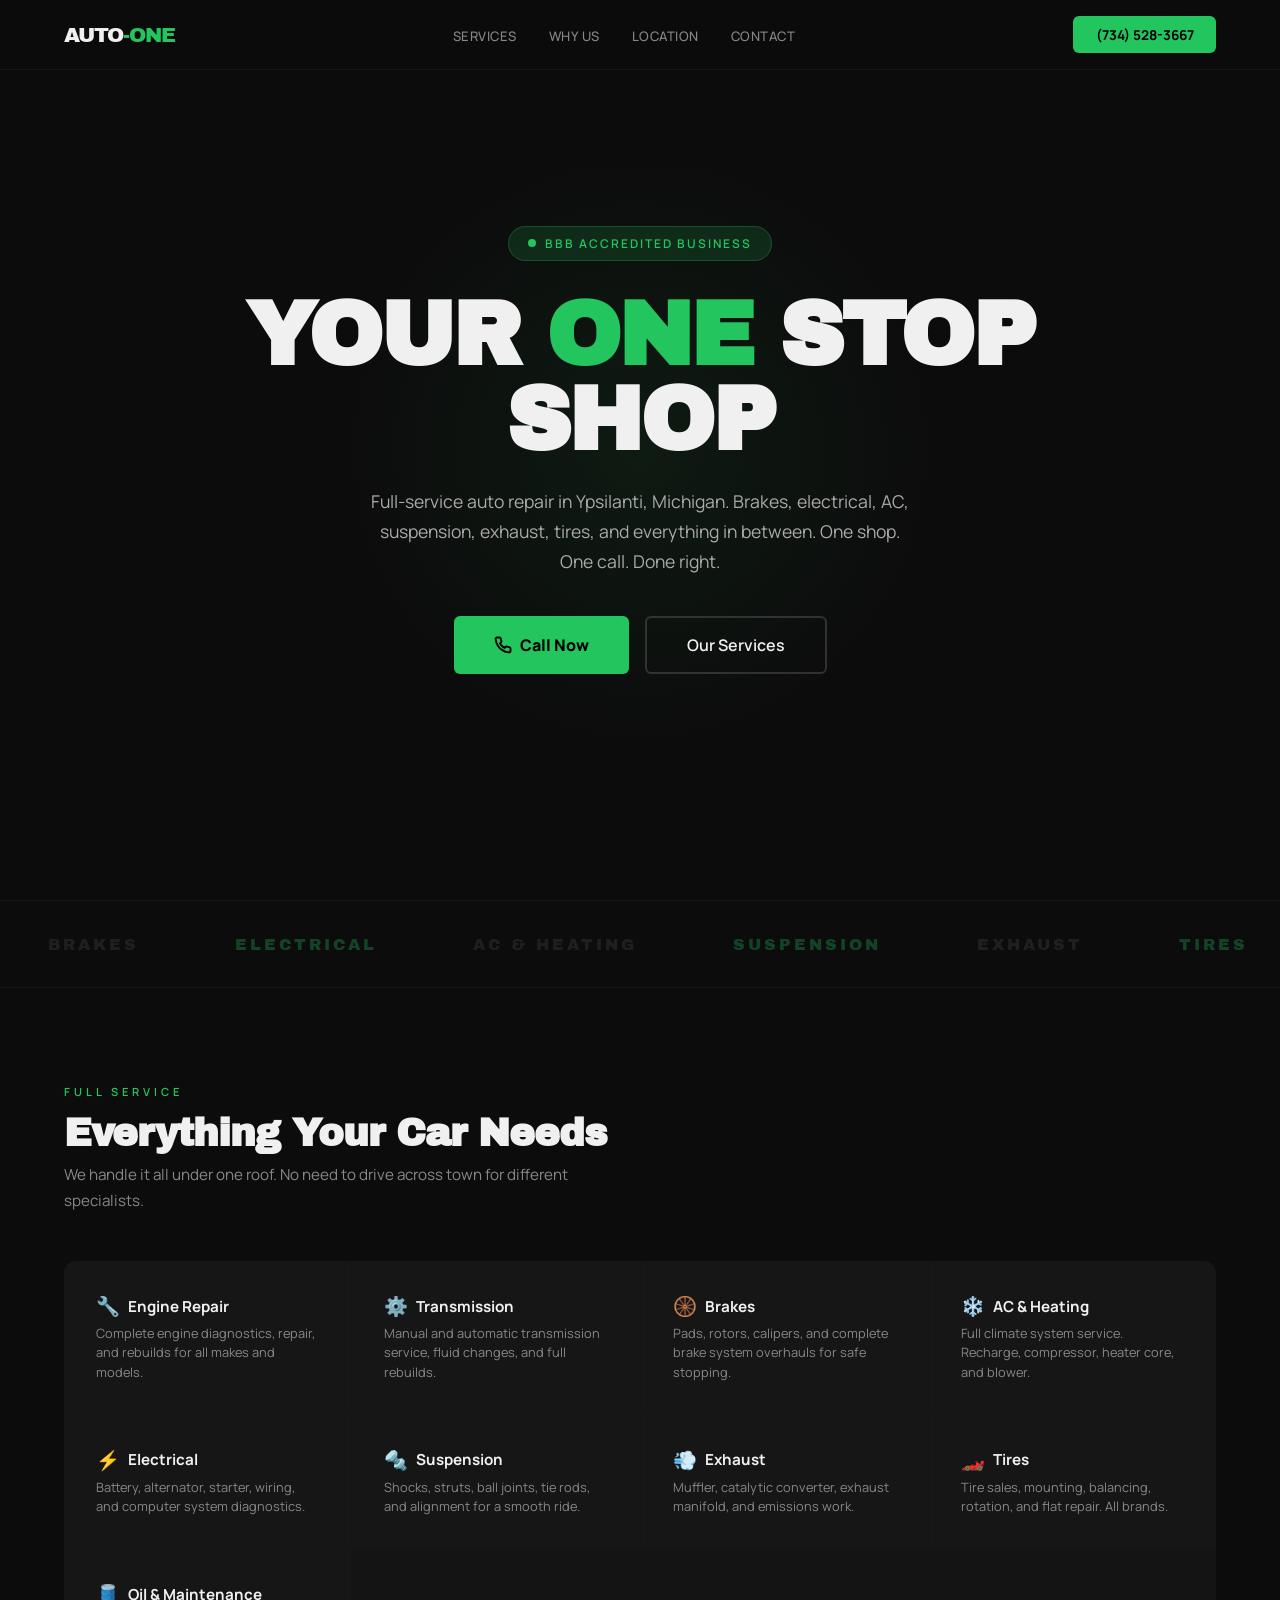
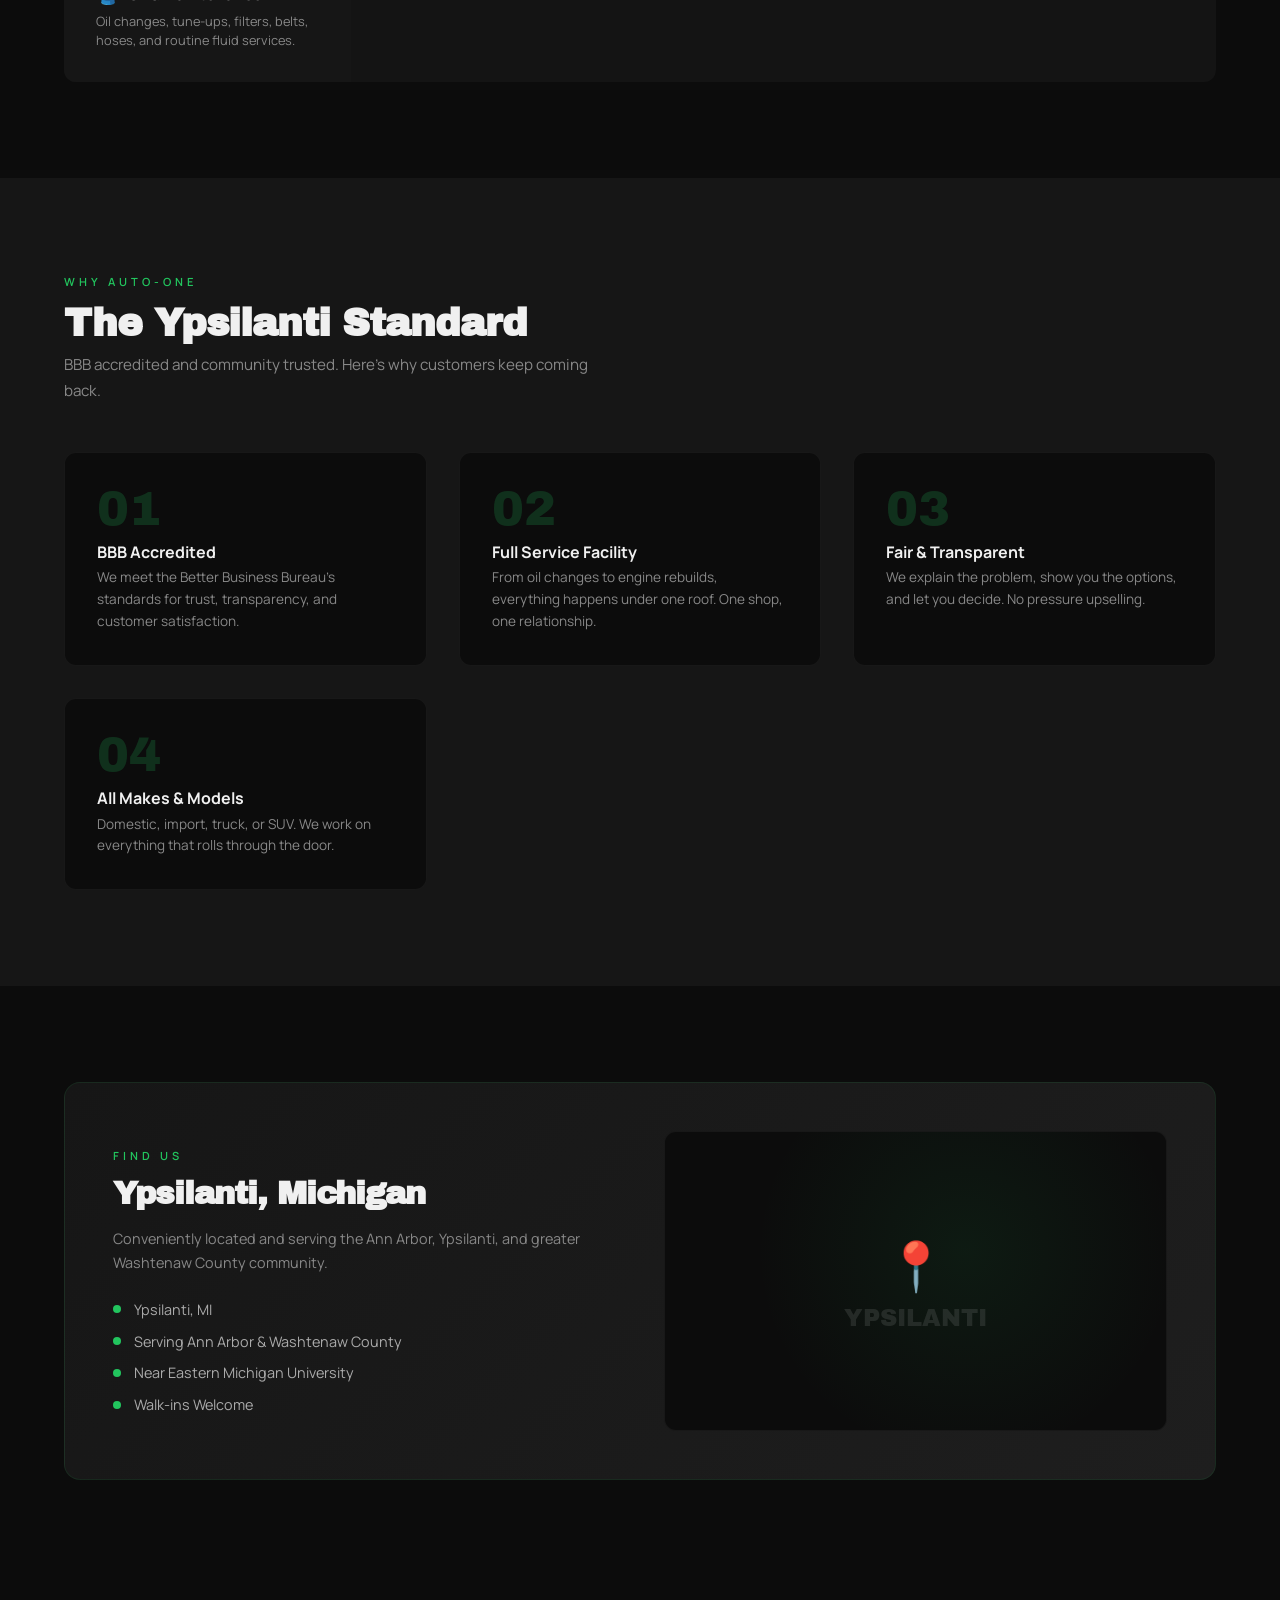
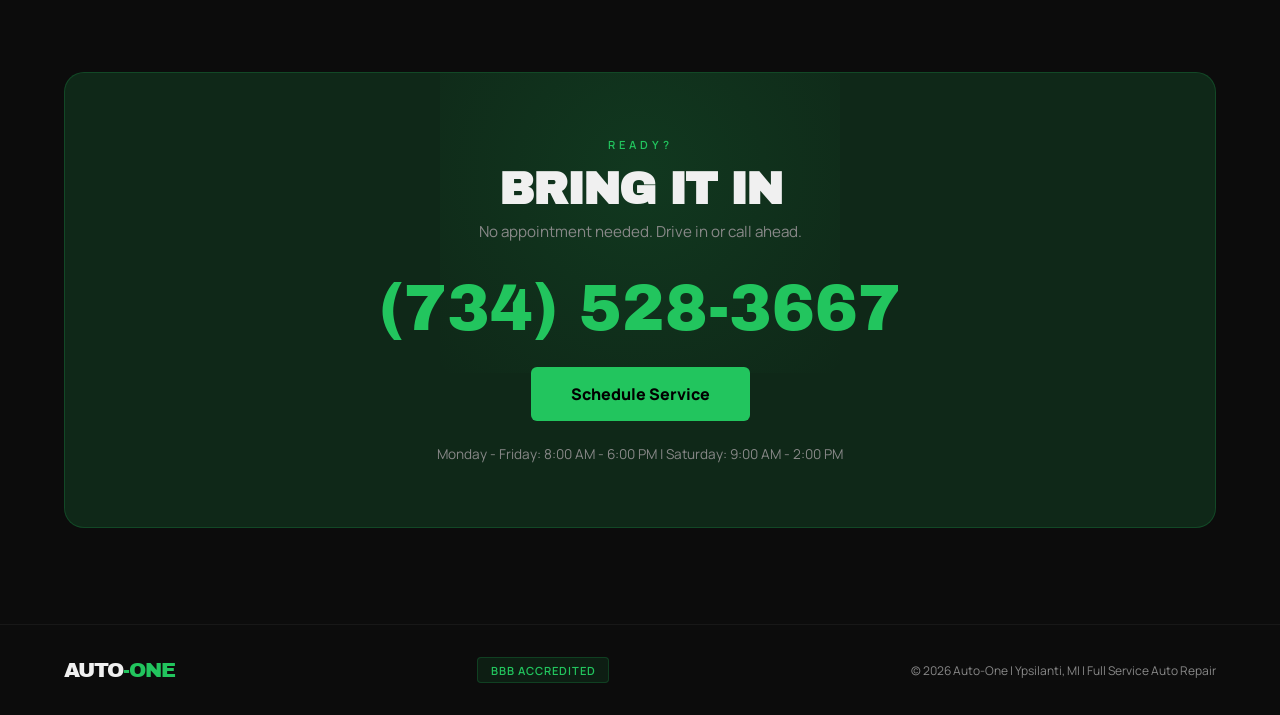
<file: WEBSITES/auto-one-ypsilanti/index.html>
<!DOCTYPE html>
<html lang="en">
<head>
<meta charset="UTF-8">
<meta name="viewport" content="width=device-width, initial-scale=1.0">
<title>Auto-One | Full Service Auto Repair | Ypsilanti, MI</title>
<link rel="preconnect" href="https://fonts.googleapis.com">
<link href="https://fonts.googleapis.com/css2?family=Manrope:wght@300;400;500;600;700;800&family=Archivo+Black&display=swap" rel="stylesheet">
<style>
*{margin:0;padding:0;box-sizing:border-box}
:root{
  --bg:#0c0c0c;--surface:#161616;--surface2:#1e1e1e;
  --green:#22c55e;--green-dim:rgba(34,197,94,0.15);--green-glow:rgba(34,197,94,0.08);
  --lime:#a3e635;--white:#f0f0f0;--gray:#888;--gray-light:#aaa;
}
html{scroll-behavior:smooth}
body{font-family:'Manrope',sans-serif;background:var(--bg);color:var(--white);overflow-x:hidden}
h1,h2,.big-text{font-family:'Archivo Black',sans-serif}

.mobile-call{position:fixed;bottom:0;width:100%;background:var(--green);padding:.75rem;text-align:center;z-index:200;display:none}
.mobile-call a{color:#000;font-weight:800;text-decoration:none;font-size:1rem;letter-spacing:1px}
@media(max-width:768px){.mobile-call{display:block}}

nav{position:fixed;top:0;width:100%;z-index:100;padding:1rem 5%;display:flex;justify-content:space-between;align-items:center;backdrop-filter:blur(20px);background:rgba(12,12,12,0.92);border-bottom:1px solid rgba(34,197,94,0.1)}
.nav-brand{font-family:'Archivo Black',sans-serif;font-size:1.3rem;letter-spacing:-1px}
.nav-brand span{color:var(--green)}
.nav-menu{display:flex;gap:2rem;list-style:none}
.nav-menu a{color:var(--gray);text-decoration:none;font-size:.82rem;font-weight:500;transition:color .3s;letter-spacing:.5px;text-transform:uppercase}
.nav-menu a:hover{color:var(--green)}
.nav-call{background:var(--green);color:#000;padding:.6rem 1.4rem;border-radius:6px;text-decoration:none;font-weight:700;font-size:.85rem;transition:all .3s}
.nav-call:hover{background:var(--lime);transform:translateY(-1px)}
@media(max-width:768px){.nav-menu{display:none}}

/* HERO */
.hero{min-height:100vh;display:flex;align-items:center;justify-content:center;text-align:center;padding:6rem 5%;position:relative}
.hero::before{content:'';position:absolute;top:50%;left:50%;width:600px;height:600px;background:radial-gradient(circle,var(--green-glow),transparent 70%);transform:translate(-50%,-50%);pointer-events:none}
.hero-inner{position:relative;z-index:2;max-width:800px}
.hero-tag{display:inline-flex;align-items:center;gap:.6rem;background:var(--green-dim);border:1px solid rgba(34,197,94,0.25);padding:.5rem 1.2rem;border-radius:50px;font-size:.75rem;color:var(--green);font-weight:600;margin-bottom:2rem;letter-spacing:2px;text-transform:uppercase}
.hero-tag .dot{width:8px;height:8px;background:var(--green);border-radius:50%;animation:blink 1.5s infinite}
@keyframes blink{0%,100%{opacity:1}50%{opacity:.3}}
.hero h1{font-size:clamp(3rem,7vw,6rem);line-height:.95;letter-spacing:-3px;margin-bottom:1.5rem}
.hero h1 .green{color:var(--green)}
.hero-desc{font-size:1.1rem;color:var(--gray-light);max-width:550px;margin:0 auto 2.5rem;line-height:1.7;font-weight:400}
.hero-actions{display:flex;gap:1rem;justify-content:center;flex-wrap:wrap}
.btn-green{background:var(--green);color:#000;padding:1rem 2.5rem;border-radius:6px;text-decoration:none;font-weight:800;font-size:1rem;transition:all .3s;display:inline-flex;align-items:center;gap:.5rem}
.btn-green:hover{background:var(--lime);transform:translateY(-2px);box-shadow:0 10px 30px rgba(34,197,94,0.25)}
.btn-ghost{border:2px solid rgba(255,255,255,0.15);color:var(--white);padding:1rem 2.5rem;border-radius:6px;text-decoration:none;font-weight:600;font-size:1rem;transition:all .3s}
.btn-ghost:hover{border-color:var(--green);color:var(--green)}

/* MARQUEE */
.marquee{padding:2rem 0;border-top:1px solid rgba(255,255,255,0.05);border-bottom:1px solid rgba(255,255,255,0.05);overflow:hidden;white-space:nowrap}
.marquee-track{display:inline-flex;animation:scroll 20s linear infinite}
@keyframes scroll{0%{transform:translateX(0)}100%{transform:translateX(-50%)}}
.marquee-item{padding:0 3rem;font-family:'Archivo Black',sans-serif;font-size:1rem;color:rgba(255,255,255,0.08);text-transform:uppercase;letter-spacing:3px}
.marquee-item.highlight{color:rgba(34,197,94,0.3)}

/* SERVICES */
.services{padding:6rem 5%}
.sec-label{font-size:.7rem;letter-spacing:4px;text-transform:uppercase;color:var(--green);font-weight:600;margin-bottom:.8rem}
.sec-title{font-size:clamp(1.8rem,3vw,2.8rem);letter-spacing:-1px;margin-bottom:.5rem}
.sec-desc{color:var(--gray);font-size:.95rem;max-width:550px;margin-bottom:3rem;line-height:1.7}
.svc-grid{display:grid;grid-template-columns:repeat(auto-fill,minmax(250px,1fr));gap:1px;background:rgba(255,255,255,0.03);border-radius:12px;overflow:hidden}
.svc-item{background:var(--surface);padding:2rem;transition:all .3s;position:relative}
.svc-item:hover{background:var(--surface2)}
.svc-item::after{content:'';position:absolute;top:0;left:0;width:3px;height:0;background:var(--green);transition:height .4s}
.svc-item:hover::after{height:100%}
.svc-item h3{font-size:.95rem;font-weight:700;margin-bottom:.3rem;display:flex;align-items:center;gap:.5rem}
.svc-item h3 .icon{font-size:1.2rem}
.svc-item p{color:var(--gray);font-size:.8rem;line-height:1.5}

/* WHY */
.why{padding:6rem 5%;background:var(--surface)}
.why-grid{display:grid;grid-template-columns:repeat(auto-fit,minmax(280px,1fr));gap:2rem;margin-top:3rem}
.why-card{background:var(--bg);border:1px solid rgba(255,255,255,0.05);border-radius:12px;padding:2rem;transition:all .4s}
.why-card:hover{border-color:rgba(34,197,94,0.2);transform:translateY(-3px)}
.why-card .num{font-family:'Archivo Black',sans-serif;font-size:3rem;color:rgba(34,197,94,0.2);line-height:1;margin-bottom:.5rem}
.why-card h3{font-size:1rem;font-weight:700;margin-bottom:.3rem}
.why-card p{color:var(--gray);font-size:.85rem;line-height:1.6}

/* LOCATION */
.location{padding:6rem 5%}
.loc-card{background:linear-gradient(135deg,var(--surface),var(--surface2));border:1px solid rgba(34,197,94,0.1);border-radius:16px;padding:3rem;display:grid;grid-template-columns:1fr 1fr;gap:3rem;align-items:center}
.loc-info h2{font-size:clamp(1.5rem,2.5vw,2.2rem);letter-spacing:-1px;margin-bottom:1rem}
.loc-info p{color:var(--gray);font-size:.9rem;line-height:1.7;margin-bottom:1.5rem}
.loc-details{display:flex;flex-direction:column;gap:.8rem}
.loc-detail{display:flex;align-items:center;gap:.8rem;color:var(--gray-light);font-size:.9rem}
.loc-detail .dot{width:8px;height:8px;background:var(--green);border-radius:50%;flex-shrink:0}
.loc-map{background:var(--bg);border-radius:12px;height:300px;display:flex;align-items:center;justify-content:center;border:1px solid rgba(255,255,255,0.05);position:relative;overflow:hidden}
.loc-map::before{content:'';position:absolute;inset:0;background:radial-gradient(circle at 60% 40%,var(--green-glow),transparent 60%)}
.loc-map .pin{font-size:3rem;position:relative;z-index:2;animation:float 3s ease-in-out infinite}
@keyframes float{0%,100%{transform:translateY(0)}50%{transform:translateY(-10px)}}
.loc-map .city{position:relative;z-index:2;font-family:'Archivo Black',sans-serif;font-size:1.5rem;color:rgba(255,255,255,0.1);margin-top:.5rem}

/* CTA */
.cta{padding:6rem 5%;text-align:center}
.cta-wrap{background:var(--green-dim);border:1px solid rgba(34,197,94,0.2);border-radius:20px;padding:4rem 3rem;position:relative;overflow:hidden}
.cta-wrap::before{content:'';position:absolute;top:-100px;left:50%;width:400px;height:400px;background:radial-gradient(circle,rgba(34,197,94,0.1),transparent);transform:translateX(-50%);pointer-events:none}
.cta h2{font-size:clamp(2rem,3.5vw,3rem);letter-spacing:-1px;margin-bottom:.5rem;position:relative;z-index:2}
.cta .sub{color:var(--gray);font-size:.95rem;margin-bottom:2rem;position:relative;z-index:2}
.cta-phone{font-family:'Archivo Black',sans-serif;font-size:clamp(2rem,5vw,4rem);color:var(--green);text-decoration:none;display:block;margin-bottom:1.5rem;position:relative;z-index:2;transition:all .3s}
.cta-phone:hover{color:var(--lime);transform:scale(1.03)}
.cta-hours{color:var(--gray);font-size:.85rem;position:relative;z-index:2}

footer{padding:2rem 5%;border-top:1px solid rgba(255,255,255,0.05);display:flex;justify-content:space-between;align-items:center;flex-wrap:wrap;gap:1rem}
footer p{color:var(--gray);font-size:.75rem}
.bbb{background:rgba(34,197,94,0.1);border:1px solid rgba(34,197,94,0.2);padding:.3rem .8rem;border-radius:4px;font-size:.7rem;color:var(--green);font-weight:600;letter-spacing:1px}

@media(max-width:768px){
  .loc-card{grid-template-columns:1fr}
  .cta-wrap{padding:2.5rem 1.5rem}
  footer{flex-direction:column;text-align:center}
}

.reveal{opacity:0;transform:translateY(20px);transition:all .5s ease-out}
.reveal.show{opacity:1;transform:translateY(0)}
</style>
</head>
<body>

<div class="mobile-call"><a href="tel:7345283667">TAP TO CALL (734) 528-3667</a></div>

<nav>
  <div class="nav-brand">AUTO<span>-ONE</span></div>
  <ul class="nav-menu">
    <li><a href="#services">Services</a></li>
    <li><a href="#why">Why Us</a></li>
    <li><a href="#location">Location</a></li>
    <li><a href="#contact">Contact</a></li>
  </ul>
  <a href="tel:7345283667" class="nav-call">(734) 528-3667</a>
</nav>

<section class="hero">
  <div class="hero-inner">
    <div class="hero-tag"><span class="dot"></span>BBB Accredited Business</div>
    <h1>YOUR <span class="green">ONE</span> STOP SHOP</h1>
    <p class="hero-desc">Full-service auto repair in Ypsilanti, Michigan. Brakes, electrical, AC, suspension, exhaust, tires, and everything in between. One shop. One call. Done right.</p>
    <div class="hero-actions">
      <a href="tel:7345283667" class="btn-green">
        <svg width="18" height="18" fill="none" stroke="currentColor" stroke-width="2.5" viewBox="0 0 24 24"><path d="M22 16.92v3a2 2 0 01-2.18 2 19.79 19.79 0 01-8.63-3.07 19.5 19.5 0 01-6-6 19.79 19.79 0 01-3.07-8.67A2 2 0 014.11 2h3a2 2 0 012 1.72c.127.96.361 1.903.7 2.81a2 2 0 01-.45 2.11L8.09 9.91a16 16 0 006 6l1.27-1.27a2 2 0 012.11-.45c.907.339 1.85.573 2.81.7A2 2 0 0122 16.92z"/></svg>
        Call Now
      </a>
      <a href="#services" class="btn-ghost">Our Services</a>
    </div>
  </div>
</section>

<div class="marquee">
  <div class="marquee-track">
    <span class="marquee-item">Brakes</span>
    <span class="marquee-item highlight">Electrical</span>
    <span class="marquee-item">AC & Heating</span>
    <span class="marquee-item highlight">Suspension</span>
    <span class="marquee-item">Exhaust</span>
    <span class="marquee-item highlight">Tires</span>
    <span class="marquee-item">Diagnostics</span>
    <span class="marquee-item highlight">Oil Change</span>
    <span class="marquee-item">Transmission</span>
    <span class="marquee-item highlight">Engine Repair</span>
    <span class="marquee-item">Brakes</span>
    <span class="marquee-item highlight">Electrical</span>
    <span class="marquee-item">AC & Heating</span>
    <span class="marquee-item highlight">Suspension</span>
    <span class="marquee-item">Exhaust</span>
    <span class="marquee-item highlight">Tires</span>
    <span class="marquee-item">Diagnostics</span>
    <span class="marquee-item highlight">Oil Change</span>
    <span class="marquee-item">Transmission</span>
    <span class="marquee-item highlight">Engine Repair</span>
  </div>
</div>

<section class="services" id="services">
  <div class="sec-label reveal">Full Service</div>
  <h2 class="sec-title reveal">Everything Your Car Needs</h2>
  <p class="sec-desc reveal">We handle it all under one roof. No need to drive across town for different specialists.</p>
  <div class="svc-grid reveal">
    <div class="svc-item"><h3><span class="icon">🔧</span> Engine Repair</h3><p>Complete engine diagnostics, repair, and rebuilds for all makes and models.</p></div>
    <div class="svc-item"><h3><span class="icon">⚙️</span> Transmission</h3><p>Manual and automatic transmission service, fluid changes, and full rebuilds.</p></div>
    <div class="svc-item"><h3><span class="icon">🛞</span> Brakes</h3><p>Pads, rotors, calipers, and complete brake system overhauls for safe stopping.</p></div>
    <div class="svc-item"><h3><span class="icon">❄️</span> AC & Heating</h3><p>Full climate system service. Recharge, compressor, heater core, and blower.</p></div>
    <div class="svc-item"><h3><span class="icon">⚡</span> Electrical</h3><p>Battery, alternator, starter, wiring, and computer system diagnostics.</p></div>
    <div class="svc-item"><h3><span class="icon">🔩</span> Suspension</h3><p>Shocks, struts, ball joints, tie rods, and alignment for a smooth ride.</p></div>
    <div class="svc-item"><h3><span class="icon">💨</span> Exhaust</h3><p>Muffler, catalytic converter, exhaust manifold, and emissions work.</p></div>
    <div class="svc-item"><h3><span class="icon">🏎️</span> Tires</h3><p>Tire sales, mounting, balancing, rotation, and flat repair. All brands.</p></div>
    <div class="svc-item"><h3><span class="icon">🛢️</span> Oil & Maintenance</h3><p>Oil changes, tune-ups, filters, belts, hoses, and routine fluid services.</p></div>
  </div>
</section>

<section class="why" id="why">
  <div class="sec-label reveal">Why Auto-One</div>
  <h2 class="sec-title reveal">The Ypsilanti Standard</h2>
  <p class="sec-desc reveal">BBB accredited and community trusted. Here's why customers keep coming back.</p>
  <div class="why-grid">
    <div class="why-card reveal">
      <div class="num">01</div>
      <h3>BBB Accredited</h3>
      <p>We meet the Better Business Bureau's standards for trust, transparency, and customer satisfaction.</p>
    </div>
    <div class="why-card reveal">
      <div class="num">02</div>
      <h3>Full Service Facility</h3>
      <p>From oil changes to engine rebuilds, everything happens under one roof. One shop, one relationship.</p>
    </div>
    <div class="why-card reveal">
      <div class="num">03</div>
      <h3>Fair & Transparent</h3>
      <p>We explain the problem, show you the options, and let you decide. No pressure upselling.</p>
    </div>
    <div class="why-card reveal">
      <div class="num">04</div>
      <h3>All Makes & Models</h3>
      <p>Domestic, import, truck, or SUV. We work on everything that rolls through the door.</p>
    </div>
  </div>
</section>

<section class="location" id="location">
  <div class="loc-card reveal">
    <div class="loc-info">
      <div class="sec-label">Find Us</div>
      <h2>Ypsilanti, Michigan</h2>
      <p>Conveniently located and serving the Ann Arbor, Ypsilanti, and greater Washtenaw County community.</p>
      <div class="loc-details">
        <div class="loc-detail"><span class="dot"></span>Ypsilanti, MI</div>
        <div class="loc-detail"><span class="dot"></span>Serving Ann Arbor & Washtenaw County</div>
        <div class="loc-detail"><span class="dot"></span>Near Eastern Michigan University</div>
        <div class="loc-detail"><span class="dot"></span>Walk-ins Welcome</div>
      </div>
    </div>
    <div class="loc-map">
      <div style="text-align:center">
        <div class="pin">📍</div>
        <div class="city">YPSILANTI</div>
      </div>
    </div>
  </div>
</section>

<section class="cta" id="contact">
  <div class="cta-wrap">
    <div class="sec-label">Ready?</div>
    <h2>BRING IT IN</h2>
    <p class="sub">No appointment needed. Drive in or call ahead.</p>
    <a href="tel:7345283667" class="cta-phone">(734) 528-3667</a>
    <a href="tel:7345283667" class="btn-green">Schedule Service</a>
    <p class="cta-hours" style="margin-top:1.5rem">Monday - Friday: 8:00 AM - 6:00 PM | Saturday: 9:00 AM - 2:00 PM</p>
  </div>
</section>

<footer>
  <div class="nav-brand">AUTO<span>-ONE</span></div>
  <span class="bbb">BBB ACCREDITED</span>
  <p>&copy; 2026 Auto-One | Ypsilanti, MI | Full Service Auto Repair</p>
</footer>

<script>
const o=new IntersectionObserver(e=>{e.forEach(i=>{if(i.isIntersecting){i.target.classList.add('show');o.unobserve(i.target)}})},{threshold:.1});
document.querySelectorAll('.reveal').forEach(el=>o.observe(el));
</script>
</body>
</html>
</file>
<file: beer-830-challenge/styles.css>
/* ============================
   8:30 BEER CHALLENGE — STYLES
   ============================ */

:root {
  --bg-dark: #0a0a0f;
  --bg-mid: #12121a;
  --amber: #f59e0b;
  --amber-light: #fbbf24;
  --amber-glow: rgba(245, 158, 11, 0.35);
  --gold: #eab308;
  --beer: #d97706;
  --foam: #fef3c7;
  --green: #22c55e;
  --green-glow: rgba(34, 197, 94, 0.3);
  --red: #ef4444;
  --red-glow: rgba(239, 68, 68, 0.3);
  --text: #f1f5f9;
  --text-dim: #94a3b8;
  --glass-bg: rgba(255, 255, 255, 0.05);
  --glass-border: rgba(255, 255, 255, 0.1);
  --glass-shadow: 0 8px 32px rgba(0, 0, 0, 0.4);
  --radius: 16px;
  --radius-sm: 10px;
  --radius-xs: 6px;
  --transition: 0.3s cubic-bezier(0.4, 0, 0.2, 1);
}

/* ---- RESET ---- */
*, *::before, *::after { box-sizing: border-box; margin: 0; padding: 0; }

html {
  scroll-behavior: smooth;
  -webkit-tap-highlight-color: transparent;
}

body {
  font-family: 'Inter', system-ui, -apple-system, sans-serif;
  color: var(--text);
  background: var(--bg-dark);
  min-height: 100dvh;
  overflow-x: hidden;
  -webkit-font-smoothing: antialiased;
}

/* ---- BACKGROUNDS ---- */
.bg-gradient {
  position: fixed;
  inset: 0;
  z-index: 0;
  background:
    radial-gradient(ellipse 80% 60% at 50% 0%, rgba(245, 158, 11, 0.12) 0%, transparent 60%),
    radial-gradient(ellipse 60% 50% at 80% 100%, rgba(234, 179, 8, 0.08) 0%, transparent 50%),
    radial-gradient(ellipse 50% 40% at 20% 80%, rgba(217, 119, 6, 0.06) 0%, transparent 50%),
    var(--bg-dark);
  pointer-events: none;
}

.bubble-canvas {
  position: fixed;
  inset: 0;
  z-index: 1;
  pointer-events: none;
  opacity: 0.5;
}

.confetti-canvas {
  position: fixed;
  inset: 0;
  z-index: 100;
  pointer-events: none;
}

/* ---- SCREENS ---- */
.screen {
  position: relative;
  z-index: 10;
  display: none;
  flex-direction: column;
  align-items: center;
  gap: 24px;
  padding: 24px 16px 48px;
  max-width: 600px;
  margin: 0 auto;
  min-height: 100dvh;
}
.screen.active { display: flex; }

/* ---- GLASS CARD ---- */
.glass-card {
  width: 100%;
  background: var(--glass-bg);
  border: 1px solid var(--glass-border);
  border-radius: var(--radius);
  padding: 24px;
  backdrop-filter: blur(16px);
  -webkit-backdrop-filter: blur(16px);
  box-shadow: var(--glass-shadow);
}

/* ---- TYPOGRAPHY ---- */
h1, h2, h3 { font-family: 'Bebas Neue', 'Inter', sans-serif; letter-spacing: 0.04em; }
h2 { font-size: 1.3rem; color: var(--amber-light); margin-bottom: 12px; }
h3 { font-size: 1.1rem; color: var(--text); margin-bottom: 8px; }
.hint { color: var(--text-dim); font-size: 0.85rem; line-height: 1.5; }

/* ---- BUTTONS ---- */
.btn {
  display: inline-flex;
  align-items: center;
  justify-content: center;
  gap: 8px;
  padding: 12px 20px;
  border: 1px solid transparent;
  border-radius: var(--radius-sm);
  font-family: 'Inter', sans-serif;
  font-weight: 700;
  font-size: 0.95rem;
  cursor: pointer;
  transition: all var(--transition);
  white-space: nowrap;
  text-transform: uppercase;
  letter-spacing: 0.03em;
  position: relative;
  overflow: hidden;
}
.btn:active { transform: scale(0.96); }
.btn:disabled { opacity: 0.4; pointer-events: none; }

.btn-primary {
  background: linear-gradient(135deg, var(--amber), var(--beer));
  color: #000;
  border-color: var(--amber);
  box-shadow: 0 4px 20px var(--amber-glow), inset 0 1px 0 rgba(255,255,255,0.2);
}
.btn-primary:hover { box-shadow: 0 6px 30px var(--amber-glow), inset 0 1px 0 rgba(255,255,255,0.3); filter: brightness(1.1); }

.btn-amber {
  background: var(--amber);
  color: #000;
  box-shadow: 0 2px 10px var(--amber-glow);
}
.btn-amber:hover { filter: brightness(1.15); }

.btn-success {
  background: linear-gradient(135deg, var(--green), #16a34a);
  color: #fff;
  box-shadow: 0 4px 20px var(--green-glow);
}
.btn-success:hover { filter: brightness(1.1); box-shadow: 0 6px 30px var(--green-glow); }

.btn-danger {
  background: linear-gradient(135deg, var(--red), #dc2626);
  color: #fff;
  box-shadow: 0 4px 20px var(--red-glow);
}
.btn-danger:hover { filter: brightness(1.1); }

.btn-ghost {
  background: rgba(255,255,255,0.06);
  color: var(--text);
  border: 1px solid rgba(255,255,255,0.12);
}
.btn-ghost:hover { background: rgba(255,255,255,0.12); }

.btn-sm { padding: 6px 12px; font-size: 0.8rem; }
.btn-lg { padding: 16px 28px; font-size: 1rem; }
.btn-xl { padding: 20px 36px; font-size: 1.1rem; }
.btn-full { width: 100%; }
.btn-icon { padding: 10px; }

/* ---- SETUP SCREEN ---- */
.logo-section {
  text-align: center;
  padding: 32px 0 8px;
}

.beer-icon-wrap {
  display: inline-flex;
  align-items: center;
  justify-content: center;
  width: 80px;
  height: 80px;
  border-radius: 50%;
  background: radial-gradient(circle, var(--amber-glow), transparent 70%);
  margin-bottom: 12px;
  animation: float 3s ease-in-out infinite;
}

.beer-icon {
  font-size: 3rem;
  filter: drop-shadow(0 4px 12px var(--amber-glow));
}

.logo-title {
  font-family: 'Bebas Neue', sans-serif;
  font-size: clamp(4rem, 14vw, 7rem);
  line-height: 0.9;
  color: var(--amber-light);
  text-shadow: 0 0 40px var(--amber-glow), 0 0 80px rgba(245, 158, 11, 0.15);
}

.logo-sub {
  font-family: 'Bebas Neue', sans-serif;
  font-size: clamp(1.2rem, 4vw, 1.8rem);
  letter-spacing: 0.25em;
  color: var(--text-dim);
  margin-top: 4px;
}

.colon-blink {
  animation: blink 1.5s ease-in-out infinite;
}

@keyframes blink {
  0%, 100% { opacity: 1; }
  50% { opacity: 0.3; }
}

@keyframes float {
  0%, 100% { transform: translateY(0); }
  50% { transform: translateY(-8px); }
}

/* Setup Card */
.setup-card {
  display: flex;
  flex-direction: column;
  gap: 16px;
}

.player-input-row {
  display: flex;
  gap: 8px;
}

.player-input-row input {
  flex: 1;
  padding: 14px 16px;
  border: 1px solid rgba(255,255,255,0.12);
  border-radius: var(--radius-sm);
  background: rgba(0,0,0,0.3);
  color: var(--text);
  font-size: 1rem;
  font-family: 'Inter', sans-serif;
  outline: none;
  transition: border-color var(--transition);
}
.player-input-row input:focus {
  border-color: var(--amber);
  box-shadow: 0 0 0 3px var(--amber-glow);
}
.player-input-row input::placeholder { color: var(--text-dim); }

.player-chips {
  display: flex;
  flex-wrap: wrap;
  gap: 8px;
  min-height: 20px;
}

.player-chip {
  display: inline-flex;
  align-items: center;
  gap: 6px;
  padding: 8px 14px;
  background: linear-gradient(135deg, rgba(245, 158, 11, 0.15), rgba(245, 158, 11, 0.05));
  border: 1px solid rgba(245, 158, 11, 0.25);
  border-radius: 999px;
  font-size: 0.85rem;
  font-weight: 600;
  color: var(--amber-light);
  animation: chipIn 0.3s cubic-bezier(0.34, 1.56, 0.64, 1);
}

@keyframes chipIn {
  0% { transform: scale(0); opacity: 0; }
  100% { transform: scale(1); opacity: 1; }
}

.player-chip .remove-player {
  cursor: pointer;
  opacity: 0.5;
  font-size: 1.1rem;
  line-height: 1;
  transition: opacity var(--transition);
}
.player-chip .remove-player:hover { opacity: 1; }

.quick-add {
  display: flex;
  align-items: center;
  gap: 8px;
  flex-wrap: wrap;
}

#startGameBtn {
  margin-top: 8px;
  width: 100%;
}

/* Rules */
.rules-card { padding: 20px 24px; }
.rules-grid {
  display: grid;
  grid-template-columns: 1fr 1fr;
  gap: 16px;
  margin-top: 12px;
}
.rule {
  display: flex;
  gap: 12px;
  align-items: flex-start;
}
.rule-num {
  flex-shrink: 0;
  width: 28px;
  height: 28px;
  border-radius: 50%;
  background: linear-gradient(135deg, var(--amber), var(--beer));
  color: #000;
  font-weight: 900;
  font-size: 0.85rem;
  display: flex;
  align-items: center;
  justify-content: center;
}
.rule p { font-size: 0.85rem; color: var(--text-dim); line-height: 1.4; }
.rule strong { color: var(--amber-light); }

@media (max-width: 500px) {
  .rules-grid { grid-template-columns: 1fr; }
}

/* ---- GAME SCREEN ---- */
.game-header {
  display: flex;
  align-items: center;
  justify-content: space-between;
  width: 100%;
  padding: 8px 0;
}

.header-title {
  font-family: 'Bebas Neue', sans-serif;
  font-size: 1.6rem;
  color: var(--amber-light);
  text-shadow: 0 0 20px var(--amber-glow);
}

.round-badge {
  display: inline-block;
  padding: 6px 16px;
  background: linear-gradient(135deg, var(--amber), var(--beer));
  color: #000;
  font-family: 'Bebas Neue', sans-serif;
  font-size: 1rem;
  letter-spacing: 0.08em;
  border-radius: 999px;
  box-shadow: 0 2px 12px var(--amber-glow);
}

/* ---- TIMER RING ---- */
.timer-section {
  display: flex;
  justify-content: center;
  padding: 8px 0;
}

.timer-ring-wrap {
  position: relative;
  width: min(280px, 70vw);
  height: min(280px, 70vw);
  cursor: pointer;
}

.timer-ring {
  width: 100%;
  height: 100%;
  transform: rotate(-90deg);
}

.timer-ring-bg {
  fill: none;
  stroke: rgba(255, 255, 255, 0.06);
  stroke-width: 6;
}

.timer-ring-progress {
  fill: none;
  stroke: url(#timerGradient);
  stroke-width: 6;
  stroke-linecap: round;
  stroke-dasharray: 565.48;
  stroke-dashoffset: 0;
  transition: stroke-dashoffset 0.5s linear;
  filter: drop-shadow(0 0 8px var(--amber-glow));
}

.timer-inner {
  position: absolute;
  inset: 0;
  display: flex;
  flex-direction: column;
  align-items: center;
  justify-content: center;
}

.timer-display {
  font-family: 'Bebas Neue', sans-serif;
  font-size: clamp(3.5rem, 14vw, 5.5rem);
  line-height: 1;
  color: var(--text);
  text-shadow: 0 0 30px rgba(255,255,255,0.15);
  transition: color 0.3s;
}

.timer-label {
  font-size: 0.75rem;
  font-weight: 700;
  letter-spacing: 0.15em;
  color: var(--text-dim);
  text-transform: uppercase;
  margin-top: 4px;
}

/* Timer States */
.timer-running .timer-display { color: var(--amber-light); }
.timer-danger .timer-display {
  color: var(--red);
  animation: pulse-danger 0.8s ease-in-out infinite;
}
.timer-danger .timer-ring-progress {
  stroke: var(--red) !important;
  filter: drop-shadow(0 0 16px var(--red-glow));
}
.timer-expired .timer-display {
  color: var(--red);
  animation: flash-expired 0.5s ease-in-out infinite;
}

@keyframes pulse-danger {
  0%, 100% { transform: scale(1); text-shadow: 0 0 20px var(--red-glow); }
  50% { transform: scale(1.04); text-shadow: 0 0 40px var(--red-glow); }
}

@keyframes flash-expired {
  0%, 100% { opacity: 1; }
  50% { opacity: 0.4; }
}

/* ---- BEER GLASS ---- */
.beer-glass-section {
  display: flex;
  flex-direction: column;
  align-items: center;
  gap: 8px;
}

.beer-glass {
  position: relative;
  width: 60px;
  height: 90px;
  border: 3px solid rgba(255, 255, 255, 0.2);
  border-top: none;
  border-radius: 0 0 8px 8px;
  overflow: hidden;
  background: rgba(0, 0, 0, 0.3);
}

.beer-fill {
  position: absolute;
  bottom: 0;
  left: 0;
  right: 0;
  height: 100%;
  transition: height 0.5s linear;
}

.beer-liquid {
  position: absolute;
  inset: 0;
  background: linear-gradient(to top, #b45309, #d97706, #f59e0b);
  opacity: 0.85;
}

.beer-foam {
  position: absolute;
  top: -6px;
  left: -2px;
  right: -2px;
  height: 14px;
  background: radial-gradient(ellipse at 30% 80%, var(--foam), #fde68a);
  border-radius: 50% 50% 0 0;
  z-index: 1;
}

.glass-shine {
  position: absolute;
  top: 4px;
  left: 4px;
  width: 8px;
  height: 60%;
  background: linear-gradient(to bottom, rgba(255,255,255,0.25), transparent);
  border-radius: 4px;
}

.beer-label {
  font-size: 0.75rem;
  color: var(--text-dim);
  text-align: center;
}

/* ---- CONTROLS ---- */
.controls-row {
  display: flex;
  gap: 12px;
  width: 100%;
}
.controls-row .btn { flex: 1; }

#startPauseBtn .icon-pause { display: none; }
#startPauseBtn.running .icon-play { display: none; }
#startPauseBtn.running .icon-pause { display: block; }

/* ---- PLAYERS GRID ---- */
.players-card { }
.survivor-count { font-family: 'Inter', sans-serif; font-size: 0.8rem; color: var(--text-dim); font-weight: 600; }

.players-grid {
  display: grid;
  grid-template-columns: repeat(auto-fill, minmax(130px, 1fr));
  gap: 10px;
}

.player-card {
  display: flex;
  flex-direction: column;
  align-items: center;
  gap: 6px;
  padding: 14px 10px;
  border-radius: var(--radius-sm);
  border: 1px solid rgba(255,255,255,0.08);
  background: rgba(255,255,255,0.03);
  cursor: pointer;
  transition: all var(--transition);
  user-select: none;
}
.player-card:hover { background: rgba(255,255,255,0.06); }

.player-avatar {
  width: 44px;
  height: 44px;
  border-radius: 50%;
  display: flex;
  align-items: center;
  justify-content: center;
  font-size: 1.2rem;
  font-weight: 900;
  background: linear-gradient(135deg, rgba(245, 158, 11, 0.2), rgba(245, 158, 11, 0.05));
  border: 2px solid rgba(245, 158, 11, 0.3);
  color: var(--amber-light);
  transition: all var(--transition);
}

.player-card .player-name {
  font-size: 0.8rem;
  font-weight: 600;
  text-align: center;
  color: var(--text);
  transition: color var(--transition);
}

.player-card .player-status {
  font-size: 0.65rem;
  font-weight: 700;
  text-transform: uppercase;
  letter-spacing: 0.08em;
  color: var(--text-dim);
}

/* Player States */
.player-card.drinking .player-avatar {
  background: linear-gradient(135deg, rgba(245, 158, 11, 0.3), rgba(245, 158, 11, 0.1));
  border-color: var(--amber);
  box-shadow: 0 0 16px var(--amber-glow);
}
.player-card.drinking .player-status { color: var(--amber-light); }

.player-card.finished .player-avatar {
  background: linear-gradient(135deg, rgba(34, 197, 94, 0.3), rgba(34, 197, 94, 0.1));
  border-color: var(--green);
  box-shadow: 0 0 16px var(--green-glow);
}
.player-card.finished .player-name { color: var(--green); }
.player-card.finished .player-status { color: var(--green); }

.player-card.out .player-avatar {
  background: rgba(239, 68, 68, 0.1);
  border-color: rgba(239, 68, 68, 0.3);
  opacity: 0.5;
}
.player-card.out .player-name { color: var(--text-dim); text-decoration: line-through; }
.player-card.out .player-status { color: var(--red); }

/* ---- ROUND COMPLETE BUTTON ---- */
.round-complete-btn {
  width: 100%;
  position: relative;
}
.round-complete-btn::before {
  content: '';
  position: absolute;
  inset: -2px;
  border-radius: calc(var(--radius-sm) + 2px);
  background: linear-gradient(135deg, var(--green), var(--amber));
  z-index: -1;
  opacity: 0;
  transition: opacity 0.5s;
}
.round-complete-btn.glow::before { opacity: 0.5; }

/* ---- HISTORY ---- */
.history-card { }
.history-list { display: flex; flex-direction: column; gap: 8px; }

.history-entry {
  display: flex;
  align-items: center;
  gap: 12px;
  padding: 12px 16px;
  background: rgba(255,255,255,0.03);
  border-radius: var(--radius-sm);
  border-left: 3px solid var(--amber);
  animation: slideIn 0.4s cubic-bezier(0.34, 1.56, 0.64, 1);
}

@keyframes slideIn {
  0% { transform: translateX(-20px); opacity: 0; }
  100% { transform: translateX(0); opacity: 1; }
}

.history-round {
  font-family: 'Bebas Neue', sans-serif;
  font-size: 1.4rem;
  color: var(--amber-light);
  min-width: 60px;
}

.history-details {
  flex: 1;
  font-size: 0.8rem;
  color: var(--text-dim);
  line-height: 1.4;
}

.history-time {
  font-size: 0.75rem;
  color: var(--text-dim);
  opacity: 0.7;
}

/* ---- GAME OVER ---- */
#gameOverScreen {
  justify-content: center;
  text-align: center;
}

.game-over-content {
  display: flex;
  flex-direction: column;
  align-items: center;
  gap: 24px;
  width: 100%;
}

.trophy {
  font-size: 5rem;
  animation: float 2s ease-in-out infinite;
  filter: drop-shadow(0 8px 24px rgba(234, 179, 8, 0.4));
}

.game-over-title {
  font-family: 'Bebas Neue', sans-serif;
  font-size: clamp(2rem, 8vw, 3.5rem);
  color: var(--amber-light);
  text-shadow: 0 0 40px var(--amber-glow);
}

.final-stats {
  display: grid;
  grid-template-columns: repeat(3, 1fr);
  gap: 16px;
  text-align: center;
}

.stat-big {
  display: flex;
  flex-direction: column;
  gap: 4px;
}

.stat-number {
  font-family: 'Bebas Neue', sans-serif;
  font-size: 2.5rem;
  color: var(--amber-light);
}

.stat-label {
  font-size: 0.7rem;
  text-transform: uppercase;
  letter-spacing: 0.1em;
  color: var(--text-dim);
  font-weight: 700;
}

.final-player-stats {
  display: flex;
  flex-wrap: wrap;
  gap: 8px;
  justify-content: center;
}

.final-player-stat {
  padding: 8px 16px;
  background: rgba(255,255,255,0.05);
  border: 1px solid rgba(255,255,255,0.08);
  border-radius: 999px;
  font-size: 0.8rem;
  color: var(--text);
}

.final-player-stat .beer-count {
  color: var(--amber-light);
  font-weight: 700;
}

.game-over-actions {
  display: flex;
  gap: 12px;
  width: 100%;
}
.game-over-actions .btn { flex: 1; }

/* ---- OVERLAY ---- */
.overlay {
  position: fixed;
  inset: 0;
  z-index: 200;
  display: none;
  align-items: center;
  justify-content: center;
  background: rgba(0, 0, 0, 0.7);
  backdrop-filter: blur(8px);
  -webkit-backdrop-filter: blur(8px);
  padding: 24px;
}
.overlay.active { display: flex; }
.overlay-content {
  max-width: 400px;
  width: 100%;
  display: flex;
  flex-direction: column;
  gap: 12px;
  text-align: center;
}

/* ---- SCROLLBAR ---- */
::-webkit-scrollbar { width: 6px; }
::-webkit-scrollbar-track { background: transparent; }
::-webkit-scrollbar-thumb { background: rgba(255,255,255,0.1); border-radius: 999px; }
::-webkit-scrollbar-thumb:hover { background: rgba(255,255,255,0.2); }

/* ---- RESPONSIVE ---- */
@media (max-width: 400px) {
  .screen { padding: 16px 12px 40px; }
  .glass-card { padding: 16px; }
  .players-grid { grid-template-columns: repeat(auto-fill, minmax(100px, 1fr)); }
  .final-stats { grid-template-columns: 1fr; gap: 12px; }
  .game-over-actions { flex-direction: column; }
  .controls-row { flex-direction: column; }
}

/* ---- UTILITY ---- */
.hidden { display: none !important; }
</file>
